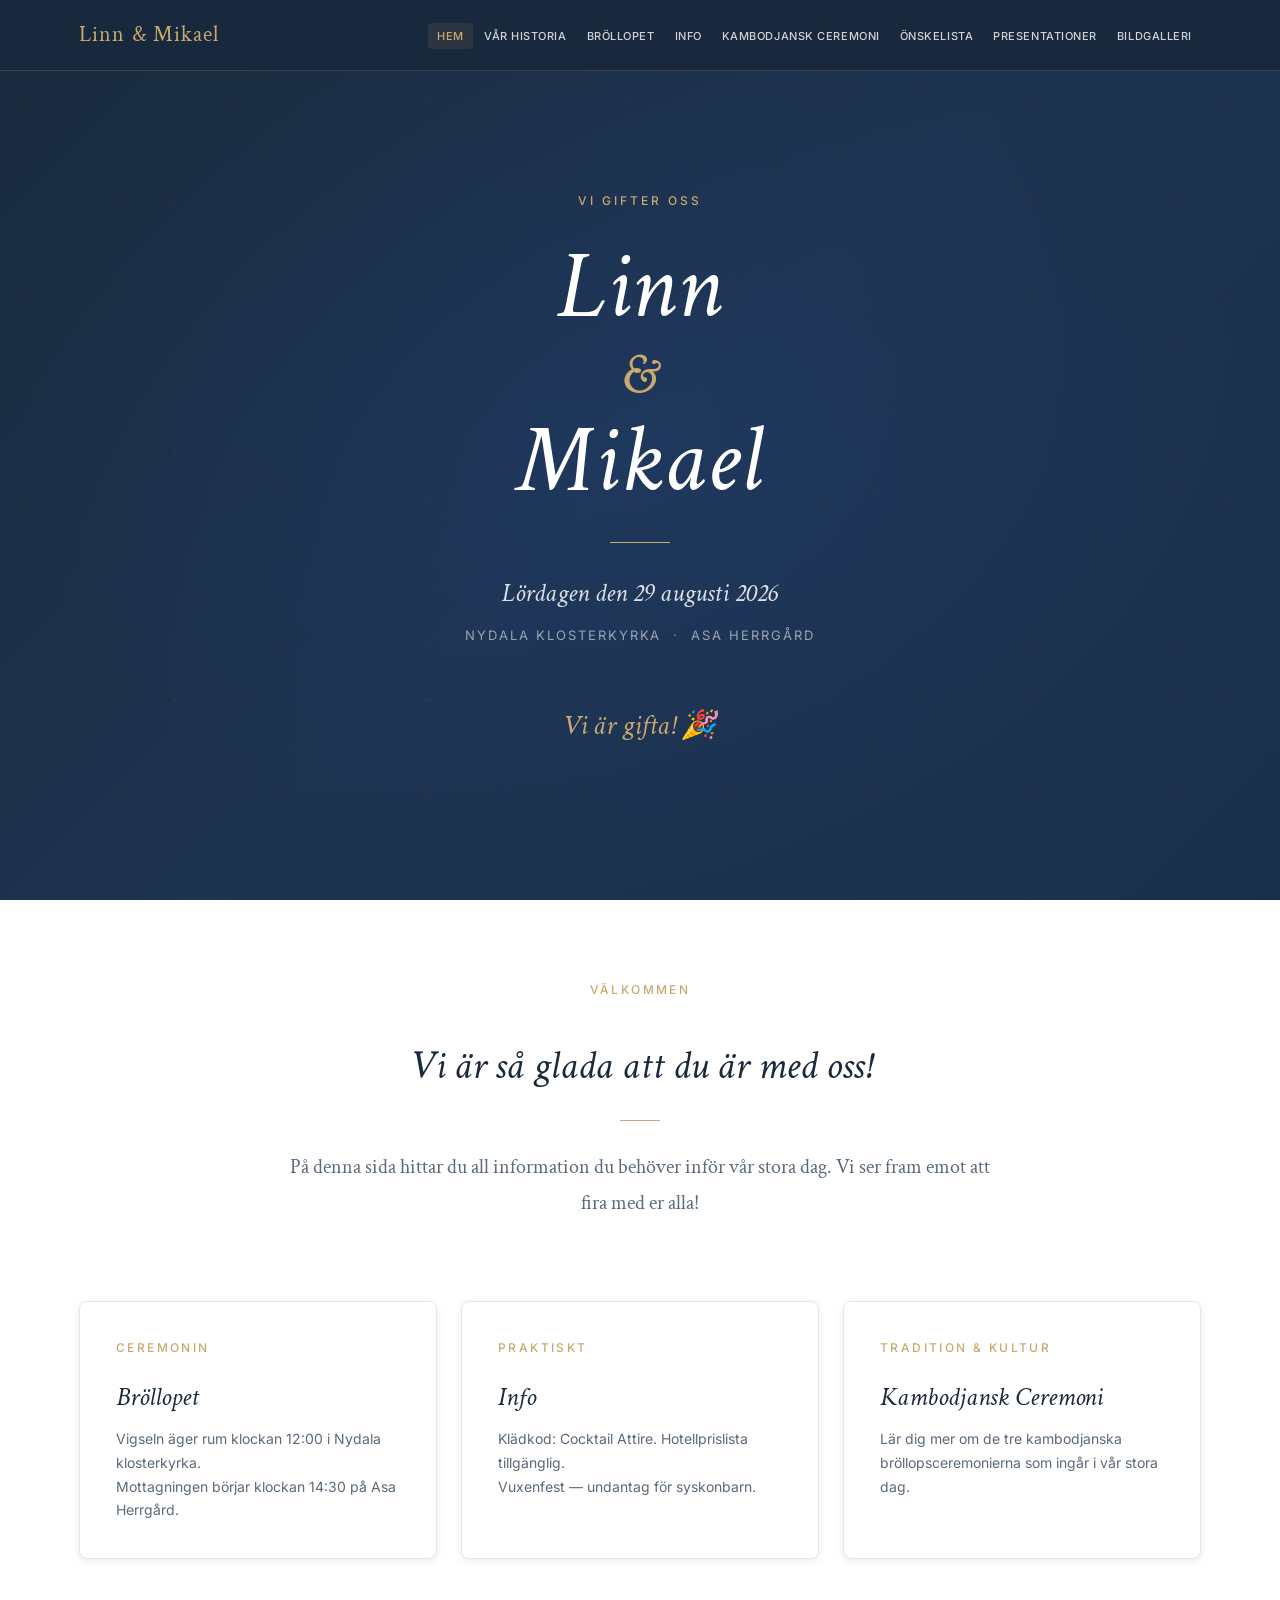
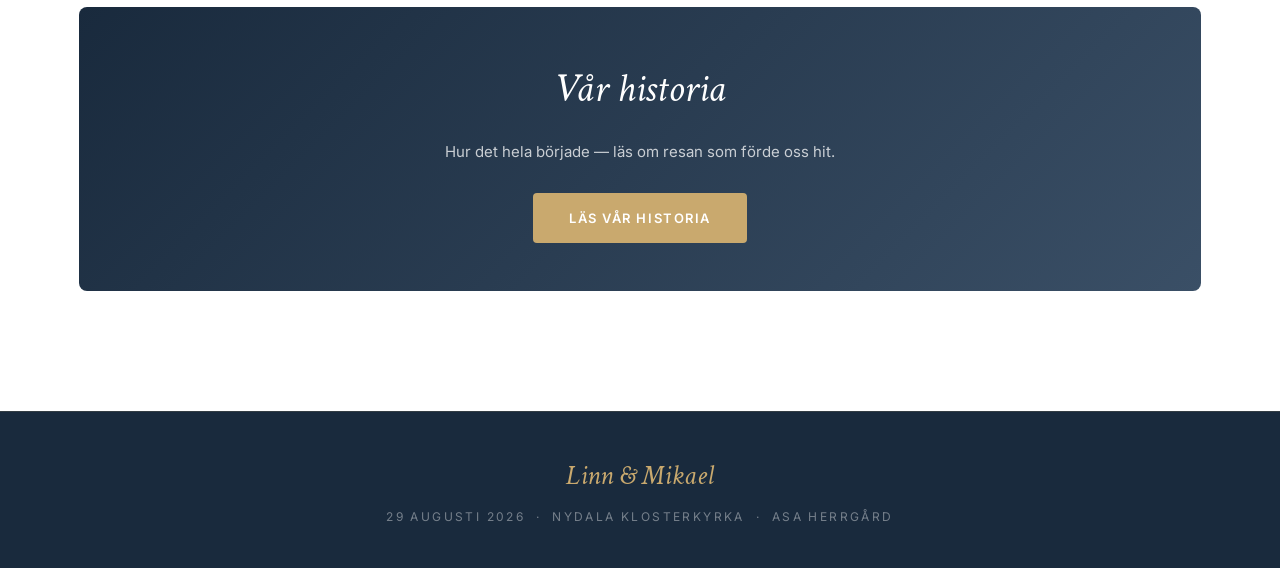
<file: index.html>
<!DOCTYPE html>
<html lang="sv">
<head>
  <meta charset="UTF-8" />
  <meta name="viewport" content="width=device-width, initial-scale=1.0" />
  <title>Linn &amp; Mikael — 29 augusti 2026</title>
  <meta name="description" content="Vi gifter oss den 29 augusti 2026. Välkommen att fira med oss!" />
  <link rel="stylesheet" href="styles.css" />
</head>
<body>

  <div id="nav-placeholder"></div>

  <!-- HERO -->
  <section class="hero">
    <div class="hero-floral"></div>
    <div class="hero-content">
      <p class="hero-eyebrow">Vi gifter oss</p>
      <h1 class="hero-names">
        Linn
        <span class="hero-ampersand">&amp;</span>
        Mikael
      </h1>
      <div class="hero-divider"></div>
      <p class="hero-date">Lördagen den 29 augusti 2026</p>
      <p class="hero-venue">Nydala klosterkyrka &nbsp;·&nbsp; Asa Herrgård</p>

      <!-- COUNTDOWN -->
      <div class="countdown">
        <p class="countdown-title">Nedräkning till bröllopet</p>
        <div class="countdown-grid">
          <div class="countdown-item">
            <span class="countdown-number" id="cd-days">—</span>
            <span class="countdown-label">Dagar</span>
          </div>
          <div class="countdown-sep">·</div>
          <div class="countdown-item">
            <span class="countdown-number" id="cd-hours">—</span>
            <span class="countdown-label">Timmar</span>
          </div>
          <div class="countdown-sep">·</div>
          <div class="countdown-item">
            <span class="countdown-number" id="cd-minutes">—</span>
            <span class="countdown-label">Minuter</span>
          </div>
          <div class="countdown-sep">·</div>
          <div class="countdown-item">
            <span class="countdown-number" id="cd-seconds">—</span>
            <span class="countdown-label">Sekunder</span>
          </div>
        </div>
      </div>
    </div>
  </section>

  <!-- WELCOME SECTION -->
  <main>
    <div class="section text-center" style="max-width: 700px; margin: 0 auto 80px;">
      <p class="section-subtitle">Välkommen</p>
      <h2 class="section-title">Vi är så glada att du är med oss!</h2>
      <div class="section-divider" style="margin: 20px auto 28px;"></div>
      <p class="prose" style="font-size: 20px; text-align: center; color: var(--color-text-light);">
        På denna sida hittar du all information du behöver inför vår stora dag.
        Vi ser fram emot att fira med er alla!
      </p>
    </div>

    <!-- QUICK INFO CARDS -->
    <div class="card-grid">
      <a href="brollopet.html" class="card" style="text-decoration: none; color: inherit;">
        <p class="section-subtitle mb-16">Ceremonin</p>
        <h3 class="section-title mb-8" style="font-size: 26px;">Bröllopet</h3>
        <p style="font-family: var(--font-body); font-size: 14px; color: var(--color-text-light); line-height: 1.7;">
          Vigseln äger rum klockan 12:00 i Nydala klosterkyrka.<br />Mottagningen börjar klockan 14:30 på Asa Herrgård. <!-- QUICK INFO CARDS -->
        </p>
      </a>
      <a href="info.html" class="card" style="text-decoration: none; color: inherit;">
        <p class="section-subtitle mb-16">Praktiskt</p>
        <h3 class="section-title mb-8" style="font-size: 26px;">Info</h3>
        <p style="font-family: var(--font-body); font-size: 14px; color: var(--color-text-light); line-height: 1.7;">
          Klädkod: Cocktail Attire. Hotellprislista tillgänglig.<br />Vuxenfest — undantag för syskonbarn.
        </p>
      </a>
      <a href="osa.html" class="card" style="text-decoration: none; color: inherit;">
        <p class="section-subtitle mb-16">Tradition &amp; kultur</p>
        <h3 class="section-title mb-8" style="font-size: 26px;">Kambodjansk Ceremoni</h3>
        <p style="font-family: var(--font-body); font-size: 14px; color: var(--color-text-light); line-height: 1.7;">
          Lär dig mer om de tre kambodjanska bröllopsceremonierna som ingår i vår stora dag.
        </p>
      </a>
    </div>

    <!-- STORY TEASER -->
    <div class="highlight-box mt-48">
      <h2>Vår historia</h2>
      <p>Hur det hela började — läs om resan som förde oss hit.</p>
      <a href="var-historia.html" class="btn btn-gold mt-24" style="margin-top: 28px;">Läs vår historia</a>
    </div>
  </main>

  <div id="footer-placeholder"></div>

  <script src="nav.js"></script>
  <script>
    // Countdown to August 29, 2026 at 12:00
    const weddingDate = new Date('2026-08-29T12:00:00');

    function updateCountdown() {
      const now = new Date();
      const diff = weddingDate - now;

      if (diff <= 0) {
        document.querySelector('.countdown').innerHTML =
          '<p style="font-family: var(--font-display); font-size: 28px; color: var(--color-gold); font-style: italic;">Vi är gifta! 🎉</p>';
        return;
      }

      const days = Math.floor(diff / (1000 * 60 * 60 * 24));
      const hours = Math.floor((diff % (1000 * 60 * 60 * 24)) / (1000 * 60 * 60));
      const minutes = Math.floor((diff % (1000 * 60 * 60)) / (1000 * 60));
      const seconds = Math.floor((diff % (1000 * 60)) / 1000);

      document.getElementById('cd-days').textContent = String(days).padStart(2, '0');
      document.getElementById('cd-hours').textContent = String(hours).padStart(2, '0');
      document.getElementById('cd-minutes').textContent = String(minutes).padStart(2, '0');
      document.getElementById('cd-seconds').textContent = String(seconds).padStart(2, '0');
    }

    updateCountdown();
    setInterval(updateCountdown, 1000);
  </script>
</body>
</html>
</file>
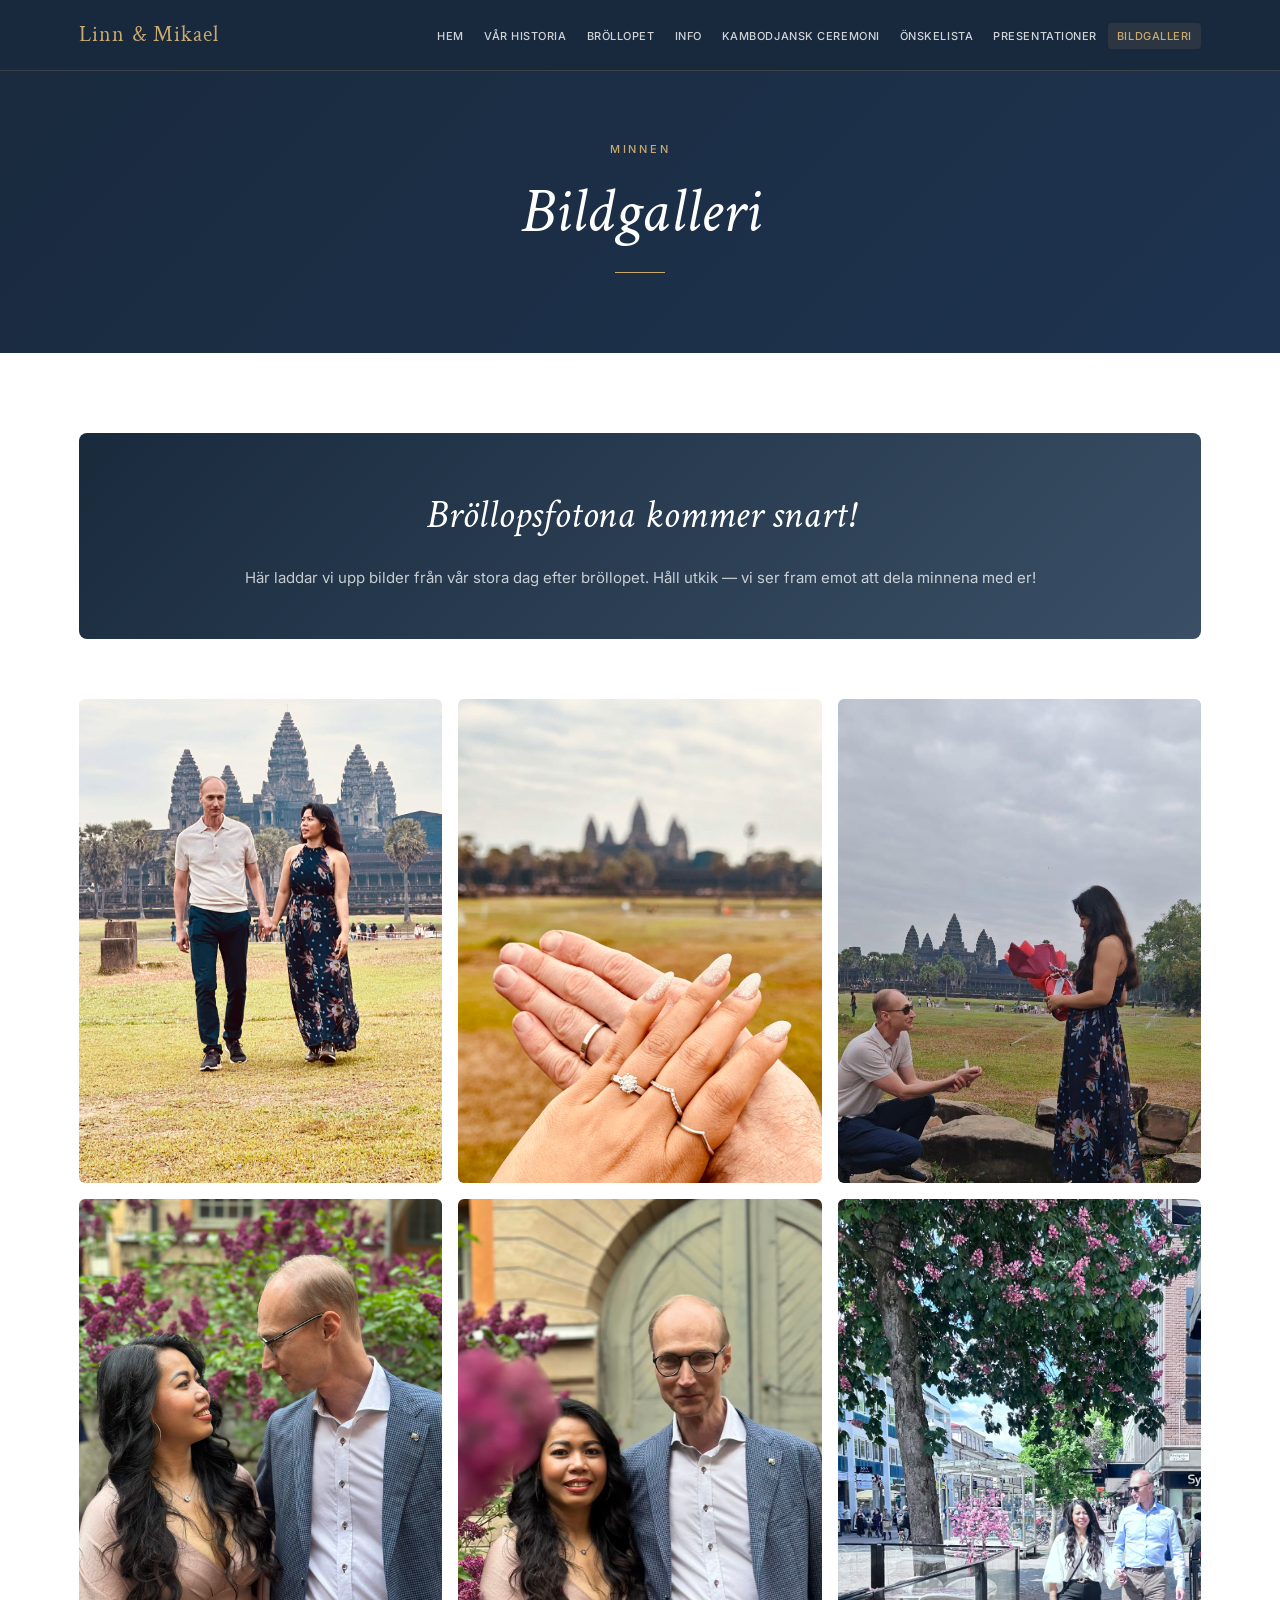
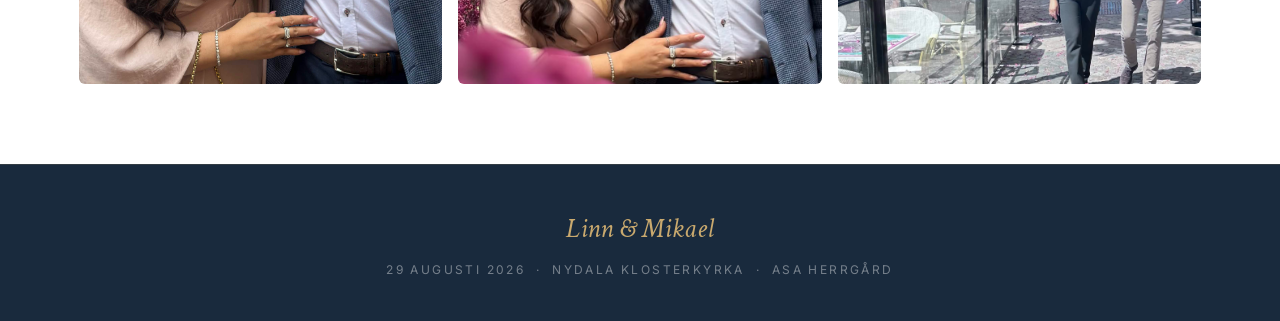
<file: bildgalleri.html>
<!DOCTYPE html>
<html lang="sv">
<head>
  <meta charset="UTF-8" />
  <meta name="viewport" content="width=device-width, initial-scale=1.0" />
  <title>Bildgalleri — Linn &amp; Mikael</title>
  <link rel="stylesheet" href="styles.css" />
</head>
<body>

  <div id="nav-placeholder"></div>

  <header class="page-header">
    <p class="page-header-eyebrow">Minnen</p>
    <h1>Bildgalleri</h1>
    <div class="page-header-divider"></div>
  </header>

  <main>
    <div class="highlight-box" style="margin-bottom: 60px;">
      <h2>Bröllopsfotona kommer snart!</h2>
      <p>
        Här laddar vi upp bilder från vår stora dag efter bröllopet.
        Håll utkik — vi ser fram emot att dela minnena med er!
      </p>
    </div>

    <div class="gallery-grid">
      <div class="gallery-item"><img src=".vscode/assets/IMG_1810.jpg" alt="Linn &amp; Mikael" /></div>
      <div class="gallery-item"><img src=".vscode/assets/IMG_1926.jpg" alt="Linn &amp; Mikael" /></div>
      <div class="gallery-item gallery-item-cropped"><img src=".vscode/assets/caab008f-0e58-4cbe-b791-ad7464c16a3c.jpg" alt="Linn &amp; Mikael" style="object-position: top;" /></div>
      <div class="gallery-item gallery-item-cropped"><img src=".vscode/assets/Lm%203.jpg" alt="Linn &amp; Mikael" /></div>
      <div class="gallery-item gallery-item-cropped"><img src=".vscode/assets/LM%202.jpg" alt="Linn &amp; Mikael" /></div>
      <div class="gallery-item gallery-item-cropped"><img src=".vscode/assets/LM%201.jpg" alt="Linn &amp; Mikael" /></div>
    </div>
  </main>

  <div id="footer-placeholder"></div>
  <script src="nav.js"></script>
</body>
</html>
</file>
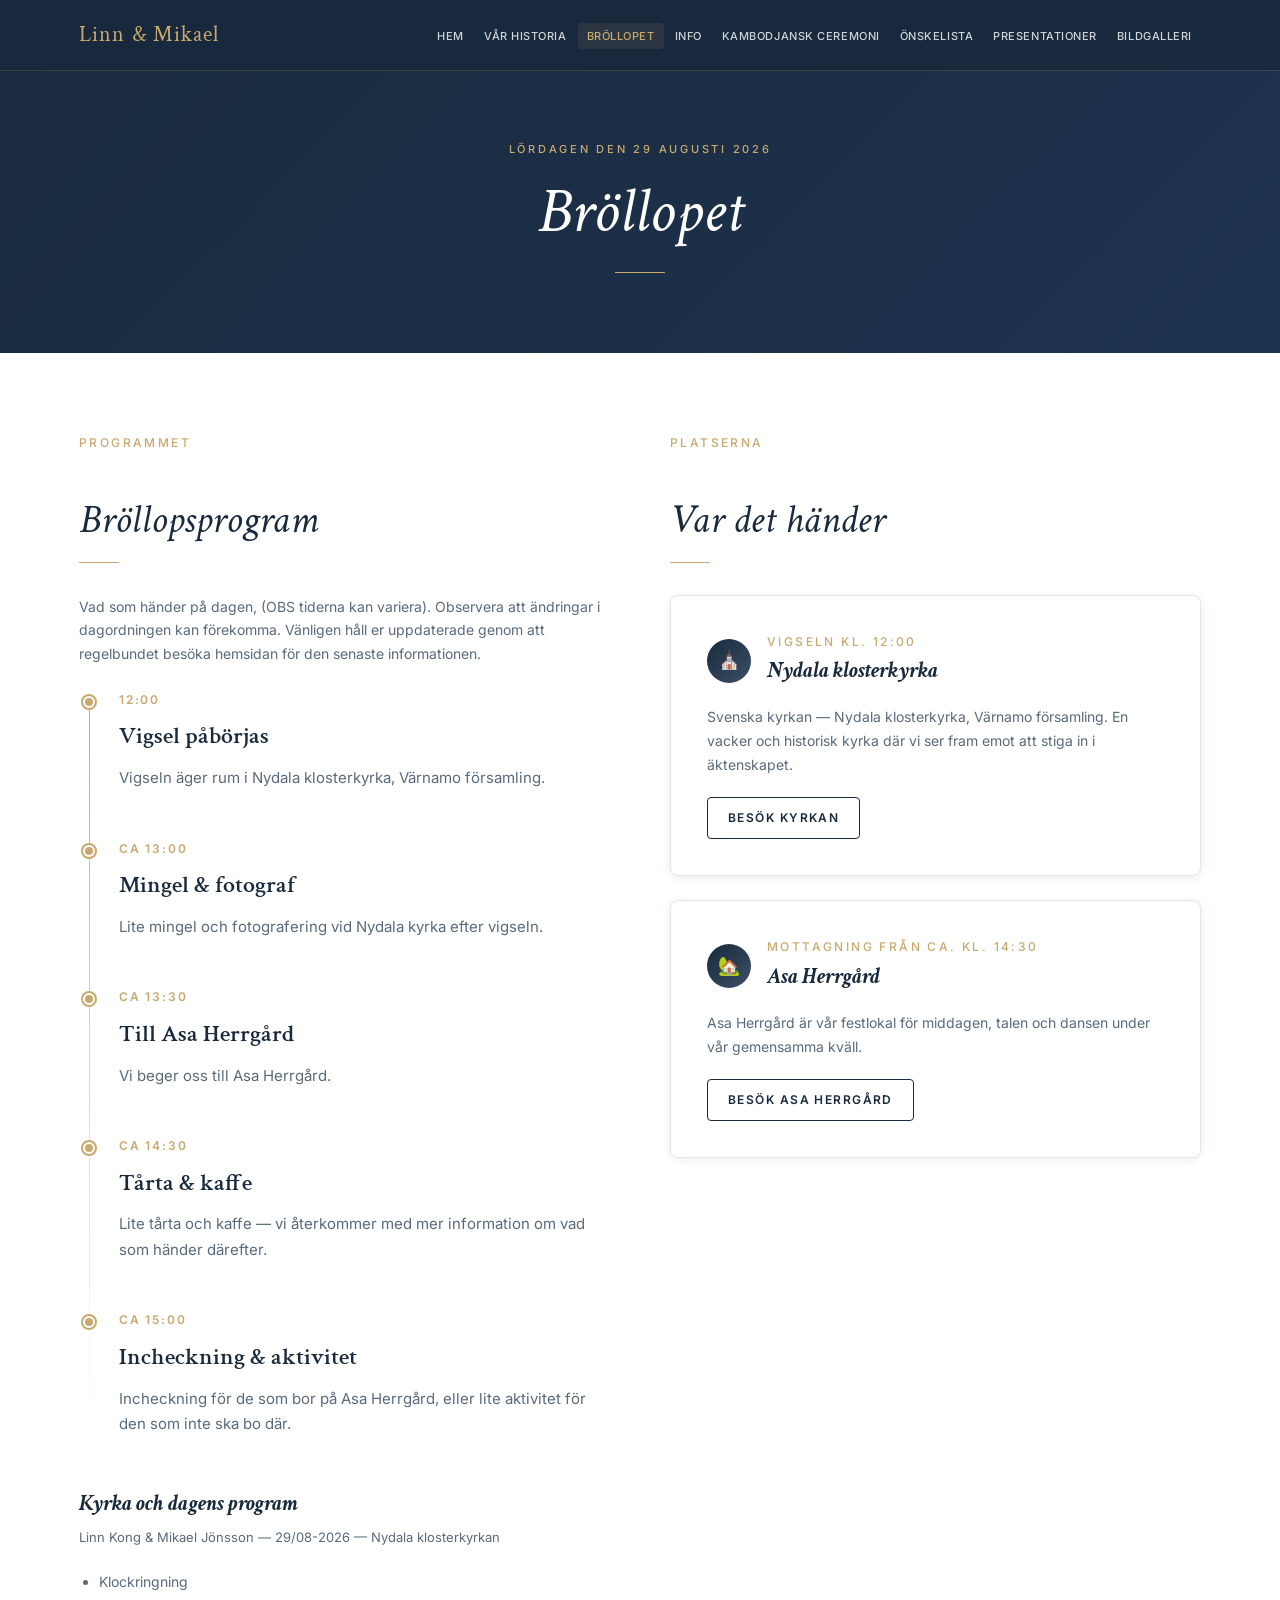
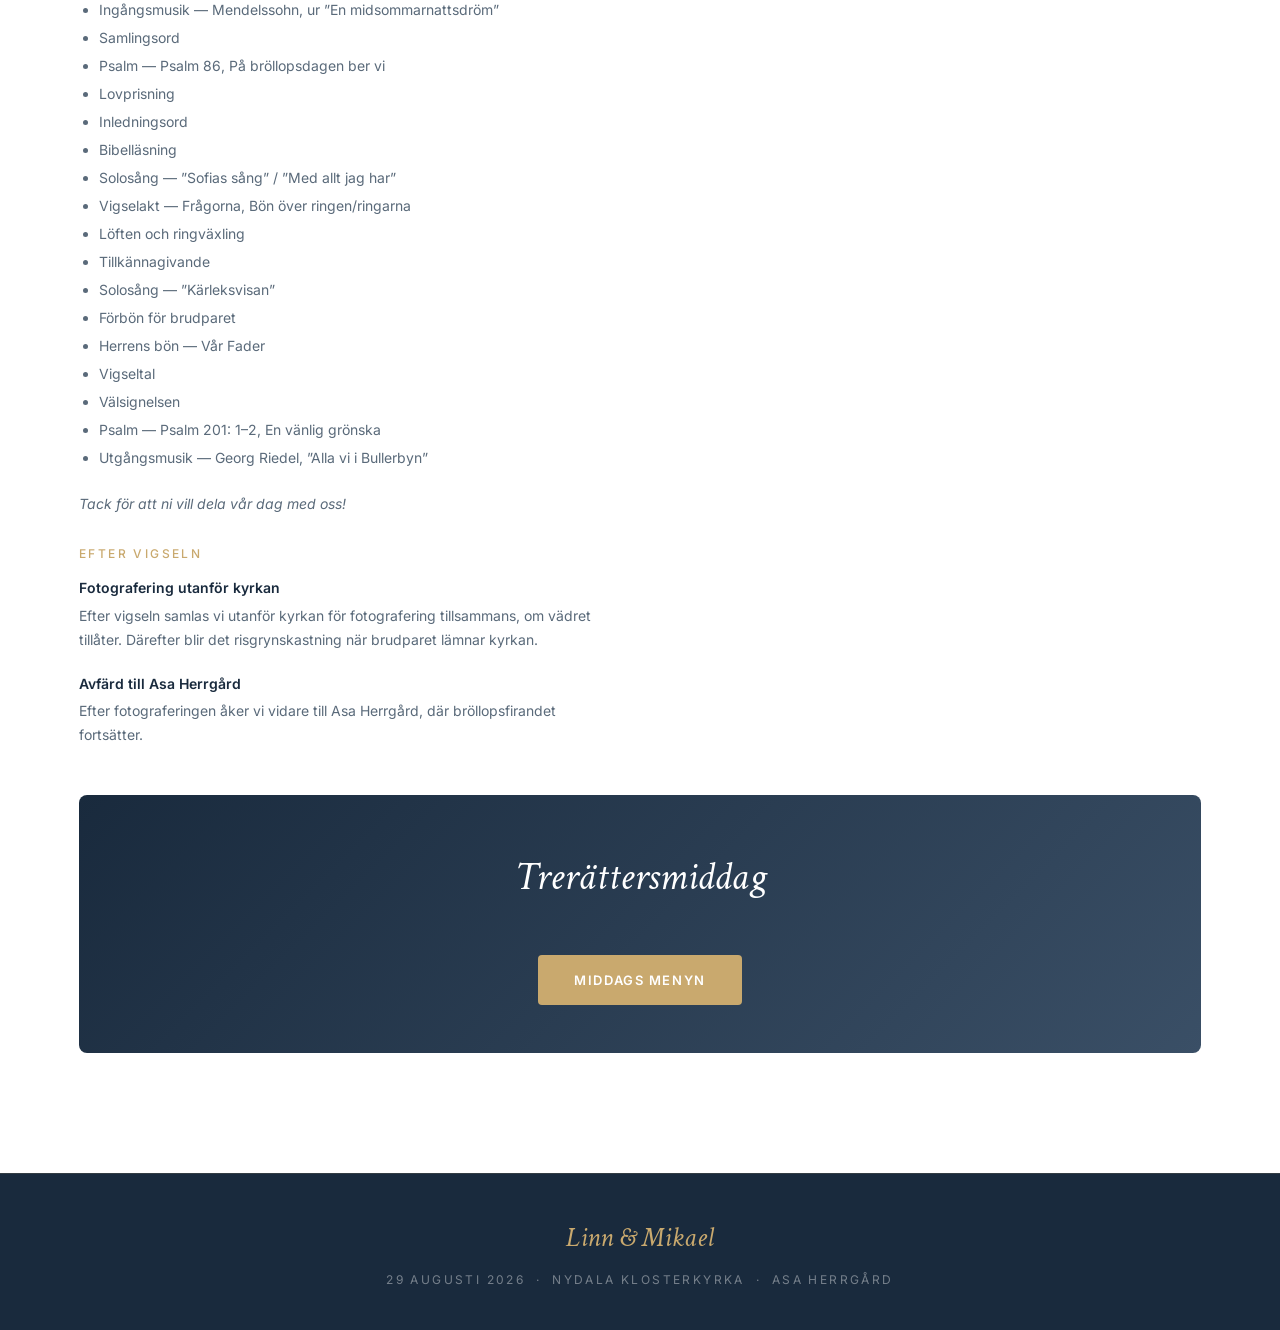
<file: brollopet.html>
<!DOCTYPE html>
<html lang="sv">
<head>
  <meta charset="UTF-8" />
  <meta name="viewport" content="width=device-width, initial-scale=1.0" />
  <title>Bröllopet — Linn &amp; Mikael</title>
  <link rel="stylesheet" href="styles.css" />
</head>
<body>

  <div id="nav-placeholder"></div>

  <header class="page-header">
    <p class="page-header-eyebrow">Lördagen den 29 augusti 2026</p>
    <h1>Bröllopet</h1>
    <div class="page-header-divider"></div>
  </header>
  <!-- PROGRAM -->
  <main>
    <div class="two-col">
      <!-- PROGRAM -->
      <div>
        <p class="section-subtitle">Programmet</p>
        <h2 class="section-title">Bröllopsprogram</h2>
        <div class="section-divider"></div>
        <p style="font-family: var(--font-body); font-size: 14px; color: var(--color-text-light); line-height: 1.7; margin-bottom: 24px;">
          Vad som händer på dagen, (OBS tiderna kan variera). Observera att ändringar i dagordningen kan förekomma. Vänligen håll er uppdaterade genom att regelbundet besöka hemsidan för den senaste informationen.
        </p>
        <div class="timeline">
          <div class="timeline-item">
            <div class="timeline-dot"></div>
            <div class="timeline-time">12:00</div>
            <div class="timeline-title">Vigsel påbörjas</div>
            <p class="timeline-desc">
              Vigseln äger rum i Nydala klosterkyrka, Värnamo församling.
            </p>
          </div>
          <div class="timeline-item">
            <div class="timeline-dot"></div>
            <div class="timeline-time">Ca 13:00</div>
            <div class="timeline-title">Mingel &amp; fotograf</div>
            <p class="timeline-desc">
              Lite mingel och fotografering vid Nydala kyrka efter vigseln.
            </p>
          </div>
          <div class="timeline-item">
            <div class="timeline-dot"></div>
            <div class="timeline-time">Ca 13:30</div>
            <div class="timeline-title">Till Asa Herrgård</div>
            <p class="timeline-desc">
              Vi beger oss till Asa Herrgård.
            </p>
          </div>
          <div class="timeline-item">
            <div class="timeline-dot"></div>
            <div class="timeline-time">Ca 14:30</div>
            <div class="timeline-title">Tårta &amp; kaffe</div>
            <p class="timeline-desc">
              Lite tårta och kaffe — vi återkommer med mer information om vad som händer därefter.
            </p>
          </div>
          <div class="timeline-item">
            <div class="timeline-dot"></div>
            <div class="timeline-time">Ca 15:00</div>
            <div class="timeline-title">Incheckning &amp; aktivitet</div>
            <p class="timeline-desc">
              Incheckning för de som bor på Asa Herrgård, eller lite aktivitet för den som inte ska bo där.
            </p>
          </div>
        </div>

        <!-- KYRKANS PROGRAM -->
        <div class="mt-48">
          <h3 style="font-family: var(--font-display); font-size: 22px; color: var(--color-navy); font-style: italic; margin-bottom: 4px;">Kyrka och dagens program</h3>
          <p style="font-family: var(--font-body); font-size: 13px; color: var(--color-text-light); margin-bottom: 20px;">
            Linn Kong &amp; Mikael Jönsson — 29/08-2026 — Nydala klosterkyrkan
          </p>

          <ul style="font-family: var(--font-body); font-size: 14px; color: var(--color-text-light); line-height: 2; padding-left: 20px; margin-bottom: 20px;">
            <li>Klockringning</li>
            <li>Ingångsmusik — Mendelssohn, ur &rdquo;En midsommarnattsdröm&rdquo;</li>
            <li>Samlingsord</li>
            <li>Psalm — Psalm 86, På bröllopsdagen ber vi</li>
            <li>Lovprisning</li>
            <li>Inledningsord</li>
            <li>Bibelläsning</li>
            <li>Solosång — &rdquo;Sofias sång&rdquo; / &rdquo;Med allt jag har&rdquo;</li>
            <li>Vigselakt — Frågorna, Bön över ringen/ringarna</li>
            <li>Löften och ringväxling</li>
            <li>Tillkännagivande</li>
            <li>Solosång — &rdquo;Kärleksvisan&rdquo;</li>
            <li>Förbön för brudparet</li>
            <li>Herrens bön — Vår Fader</li>
            <li>Vigseltal</li>
            <li>Välsignelsen</li>
            <li>Psalm — Psalm 201: 1–2, En vänlig grönska</li>
            <li>Utgångsmusik — Georg Riedel, &rdquo;Alla vi i Bullerbyn&rdquo;</li>
          </ul>

          <p style="font-family: var(--font-body); font-size: 14px; color: var(--color-text-light); font-style: italic; margin-bottom: 28px;">
            Tack för att ni vill dela vår dag med oss!
          </p>

          <p class="section-subtitle" style="margin-bottom: 12px;">Efter vigseln</p>

          <p style="font-family: var(--font-body); font-size: 14px; color: var(--color-navy); font-weight: 600; margin-bottom: 4px;">Fotografering utanför kyrkan</p>
          <p style="font-family: var(--font-body); font-size: 14px; color: var(--color-text-light); line-height: 1.7; margin-bottom: 20px;">
            Efter vigseln samlas vi utanför kyrkan för fotografering tillsammans, om vädret tillåter. Därefter blir det risgrynskastning när brudparet lämnar kyrkan.
          </p>

          <p style="font-family: var(--font-body); font-size: 14px; color: var(--color-navy); font-weight: 600; margin-bottom: 4px;">Avfärd till Asa Herrgård</p>
          <p style="font-family: var(--font-body); font-size: 14px; color: var(--color-text-light); line-height: 1.7;">
            Efter fotograferingen åker vi vidare till Asa Herrgård, där bröllopsfirandet fortsätter.
          </p>
        </div>
      </div>

      <!-- VENUES -->
      <div>
        <p class="section-subtitle">Platserna</p>
        <h2 class="section-title">Var det händer</h2>
        <div class="section-divider"></div>

        <div class="card mb-24">
          <div style="display: flex; align-items: center; gap: 16px; margin-bottom: 16px;">
            <div class="info-icon">⛪</div>
            <div>
              <p class="section-subtitle mb-0" style="margin-bottom: 0;">Vigseln kl. 12:00</p>
              <h3 style="font-family: var(--font-display); font-size: 22px; color: var(--color-navy); font-style: italic;">Nydala klosterkyrka</h3>
            </div>
          </div>
          <p style="font-family: var(--font-body); font-size: 14px; color: var(--color-text-light); line-height: 1.7;">
            Svenska kyrkan — Nydala klosterkyrka, Värnamo församling. En vacker och historisk kyrka där vi ser fram emot att stiga in i äktenskapet.
          </p>
          <a
            href="https://www.svenskakyrkan.se/varnamo/nydalakyrka"
            target="_blank"
            rel="noopener"
            class="btn btn-outline"
            style="margin-top: 20px; font-size: 12px; padding: 10px 20px;"
          >Besök kyrkan</a>
        </div>

        <div class="card">
          <div style="display: flex; align-items: center; gap: 16px; margin-bottom: 16px;">
            <div class="info-icon">🏡</div>
            <div>
              <p class="section-subtitle mb-0" style="margin-bottom: 0;">Mottagning från ca. kl. 14:30</p>
              <h3 style="font-family: var(--font-display); font-size: 22px; color: var(--color-navy); font-style: italic;">Asa Herrgård</h3>
            </div>
          </div>
          <p style="font-family: var(--font-body); font-size: 14px; color: var(--color-text-light); line-height: 1.7;">
            Asa Herrgård är vår festlokal för middagen, talen och dansen under vår gemensamma kväll.
          </p>
          <a
            href="https://www.asaherrgard.se/"
            target="_blank"
            rel="noopener"
            class="btn btn-outline"
            style="margin-top: 20px; font-size: 12px; padding: 10px 20px;"
          >Besök Asa Herrgård</a>
        </div>
      </div>
    </div>

    <!-- INFO BOX -->
    <div class="highlight-box mt-48">
      <h2>Trerättersmiddag</h2>
      <a href="info.html#middagen" class="btn btn-gold" style="margin-top: 28px;">Middags Menyn</a>
    </div>
  </main>

  <div id="footer-placeholder"></div>
  <script src="nav.js"></script>
</body>
</html>
</file>
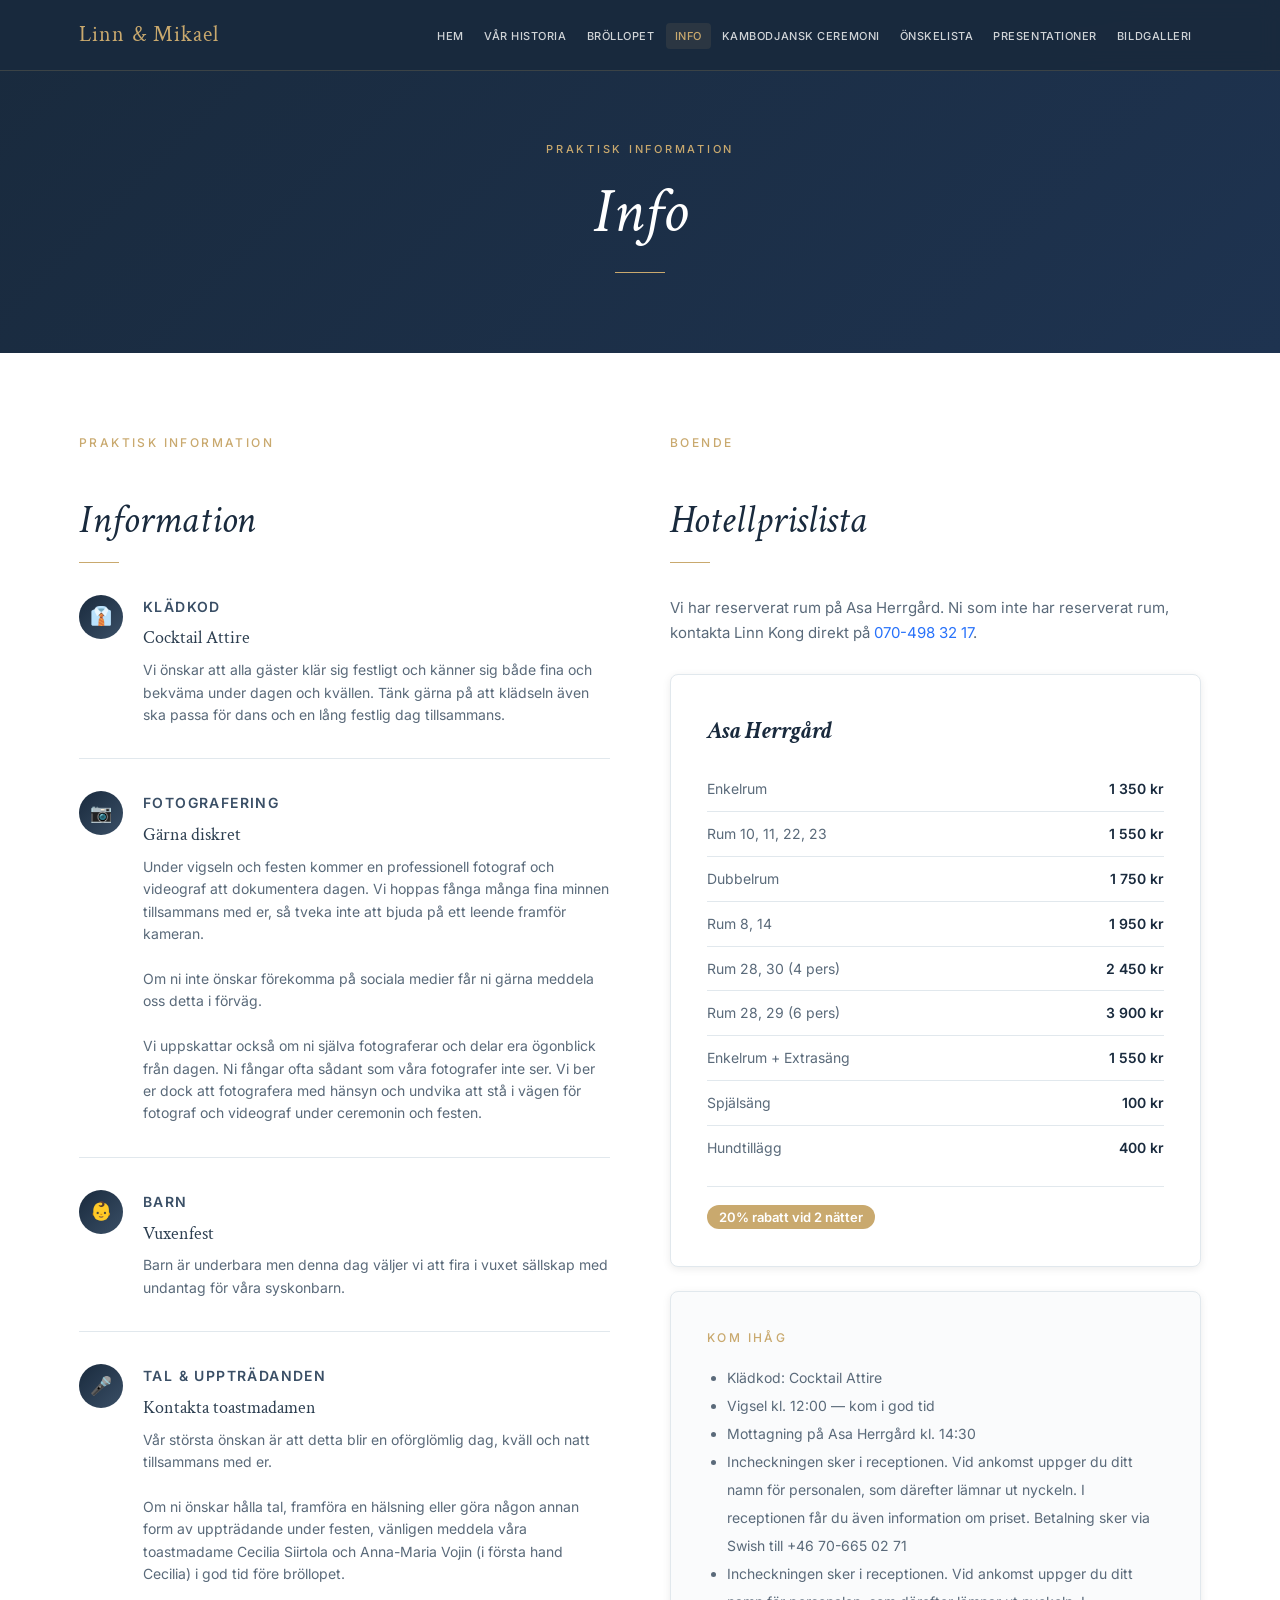
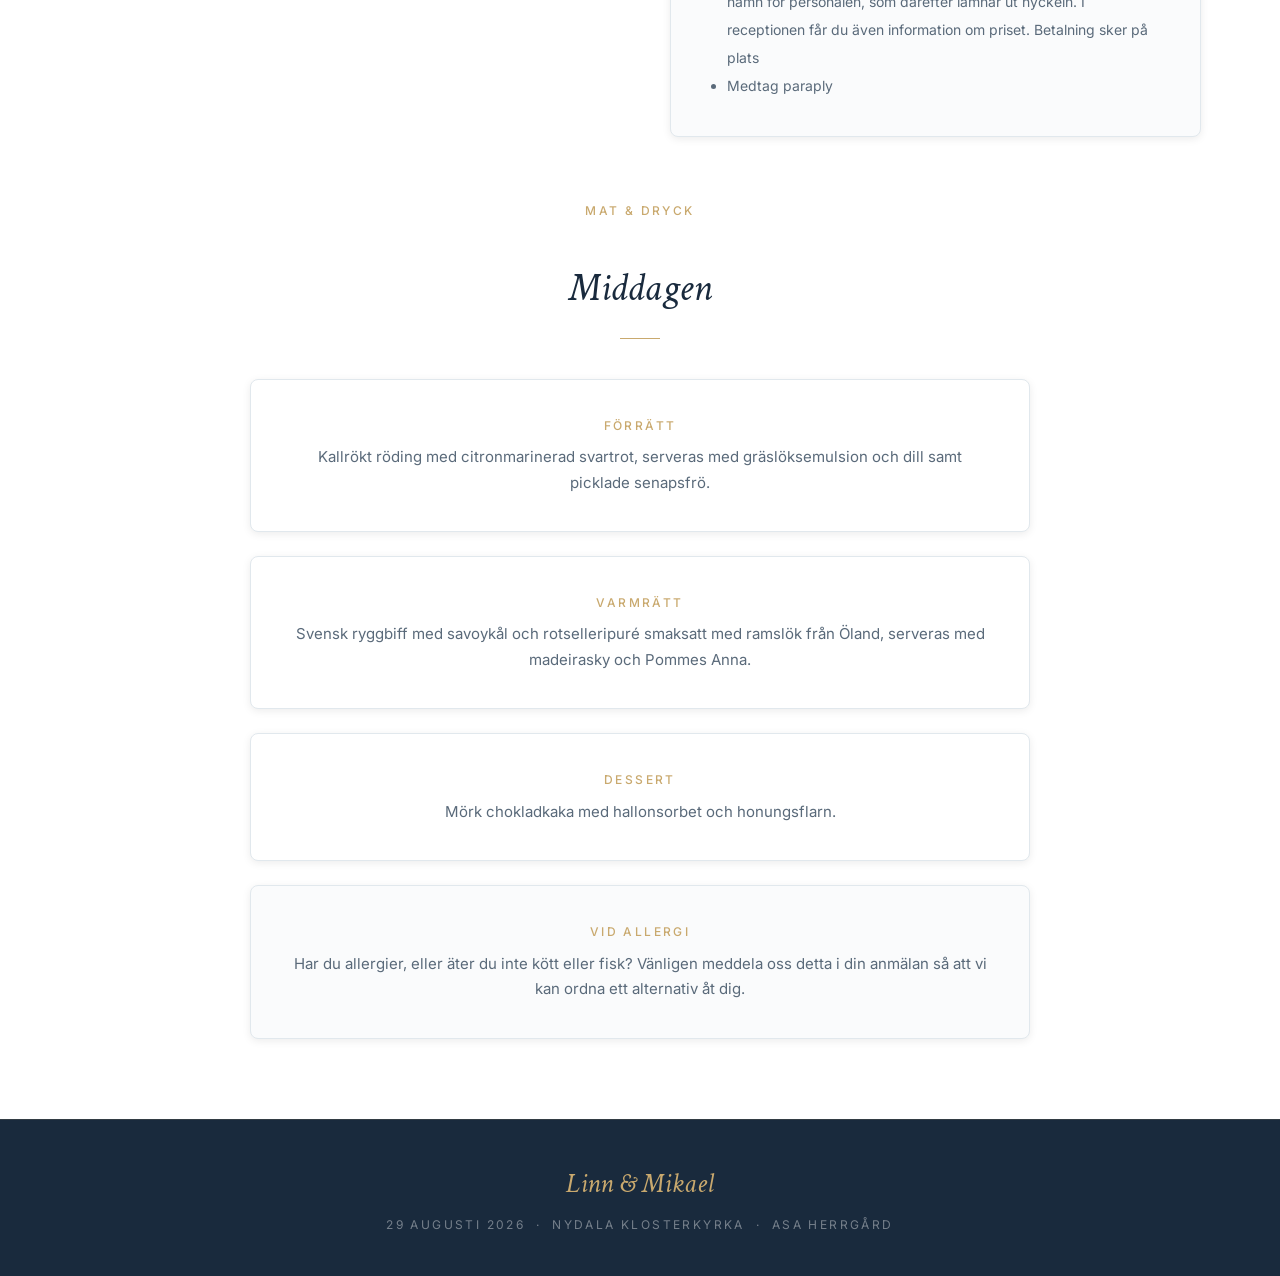
<file: info.html>
<!DOCTYPE html>
<html lang="sv">
<head>
  <meta charset="UTF-8" />
  <meta name="viewport" content="width=device-width, initial-scale=1.0" />
  <title>Info — Linn &amp; Mikael</title>
  <link rel="stylesheet" href="styles.css" />
</head>
<body>

  <div id="nav-placeholder"></div>

  <header class="page-header">
    <p class="page-header-eyebrow">Praktisk information</p>
    <h1>Info</h1>
    <div class="page-header-divider"></div>
  </header>

  <main>
    <div class="two-col">
      <div>
        <p class="section-subtitle">Praktisk information</p>
        <h2 class="section-title">Information</h2>
        <div class="section-divider" style="margin-bottom: 32px;"></div>

        <!-- KLÄDKOD -->
        <div class="info-item">
          <div class="info-icon">👔</div>
          <div class="info-content">
            <h3>Klädkod</h3>
            <p>Cocktail Attire</p>
            <p style="font-size: 14px; color: var(--color-text-light); margin-top: 6px; font-family: var(--font-body);">
              Vi önskar att alla gäster klär sig festligt och känner sig både fina och bekväma under dagen och kvällen. Tänk gärna på att klädseln även ska passa för dans och en lång festlig dag tillsammans.
            </p>
          </div>
        </div>

        <!-- FOTOGRAFERING -->
        <div class="info-item">
          <div class="info-icon">📷</div>
          <div class="info-content">
            <h3>Fotografering</h3>
            <p>Gärna diskret</p>
            <p style="font-size: 14px; color: var(--color-text-light); margin-top: 6px; font-family: var(--font-body);">
              Under vigseln och festen kommer en professionell fotograf och videograf att dokumentera dagen. Vi hoppas fånga många fina minnen tillsammans med er, så tveka inte att bjuda på ett leende framför kameran.
              <br /><br />
              Om ni inte önskar förekomma på sociala medier får ni gärna meddela oss detta i förväg.
              <br /><br />
              Vi uppskattar också om ni själva fotograferar och delar era ögonblick från dagen. Ni fångar ofta sådant som våra fotografer inte ser. Vi ber er dock att fotografera med hänsyn och undvika att stå i vägen för fotograf och videograf under ceremonin och festen.
            </p>
          </div>
        </div>

        <!-- BARN -->
        <div class="info-item">
          <div class="info-icon">👶</div>
          <div class="info-content">
            <h3>Barn</h3>
            <p>Vuxenfest</p>
            <p style="font-size: 14px; color: var(--color-text-light); margin-top: 6px; font-family: var(--font-body);">
              Barn är underbara men denna dag väljer vi att fira i vuxet sällskap med undantag för våra syskonbarn.
            </p>
          </div>
        </div>

        <!-- TAL -->
        <div class="info-item">
          <div class="info-icon">🎤</div>
          <div class="info-content">
            <h3>Tal &amp; uppträdanden</h3>
            <p>Kontakta toastmadamen</p>
            <p style="font-size: 14px; color: var(--color-text-light); margin-top: 6px; font-family: var(--font-body);">
              Vår största önskan är att detta blir en oförglömlig dag, kväll och natt tillsammans med er.
              <br /><br />
              Om ni önskar hålla tal, framföra en hälsning eller göra någon annan form av uppträdande under festen, vänligen meddela våra toastmadame Cecilia Siirtola och Anna-Maria Vojin (i första hand Cecilia) i god tid före bröllopet.
            </p>
          </div>
        </div>
      </div>

      <div>
        <!-- HOTELL -->
        <hr class="mobile-col-divider" />
        <p class="section-subtitle">Boende</p>
        <h2 class="section-title">Hotellprislista</h2>
        <div class="section-divider"></div>
        <p style="font-family: var(--font-body); font-size: 15px; color: var(--color-text-light); line-height: 1.7; margin-bottom: 28px;">
          Vi har reserverat rum på Asa Herrgård. Ni som inte har reserverat rum, kontakta Linn Kong direkt på <a href="tel:0704983217">070-498 32 17</a>.
        </p>

        <div class="card">
          <h3 style="font-family: var(--font-display); font-size: 24px; color: var(--color-navy); font-style: italic; margin-bottom: 16px;">Asa Herrgård</h3>
          <table style="width: 100%; font-family: var(--font-body); font-size: 14px; color: var(--color-text-light); border-collapse: collapse;">
            <tbody>
              <tr style="border-bottom: 1px solid var(--color-border);">
                <td style="padding: 10px 0;">Enkelrum</td>
                <td style="padding: 10px 0; text-align: right; font-weight: 600; color: var(--color-navy);">1 350 kr</td>
              </tr>
              <tr style="border-bottom: 1px solid var(--color-border);">
                <td style="padding: 10px 0;">Rum 10, 11, 22, 23</td>
                <td style="padding: 10px 0; text-align: right; font-weight: 600; color: var(--color-navy);">1 550 kr</td>
              </tr>
              <tr style="border-bottom: 1px solid var(--color-border);">
                <td style="padding: 10px 0;">Dubbelrum</td>
                <td style="padding: 10px 0; text-align: right; font-weight: 600; color: var(--color-navy);">1 750 kr</td>
              </tr>
              <tr style="border-bottom: 1px solid var(--color-border);">
                <td style="padding: 10px 0;">Rum 8, 14</td>
                <td style="padding: 10px 0; text-align: right; font-weight: 600; color: var(--color-navy);">1 950 kr</td>
              </tr>
              <tr style="border-bottom: 1px solid var(--color-border);">
                <td style="padding: 10px 0;">Rum 28, 30 (4 pers)</td>
                <td style="padding: 10px 0; text-align: right; font-weight: 600; color: var(--color-navy);">2 450 kr</td>
              </tr>
              <tr style="border-bottom: 1px solid var(--color-border);">
                <td style="padding: 10px 0;">Rum 28, 29 (6 pers)</td>
                <td style="padding: 10px 0; text-align: right; font-weight: 600; color: var(--color-navy);">3 900 kr</td>
              </tr>
              <tr style="border-bottom: 1px solid var(--color-border);">
                <td style="padding: 10px 0;">Enkelrum + Extrasäng</td>
                <td style="padding: 10px 0; text-align: right; font-weight: 600; color: var(--color-navy);">1 550 kr</td>
              </tr>
              <tr style="border-bottom: 1px solid var(--color-border);">
                <td style="padding: 10px 0;">Spjälsäng</td>
                <td style="padding: 10px 0; text-align: right; font-weight: 600; color: var(--color-navy);">100 kr</td>
              </tr>
              <tr>
                <td style="padding: 10px 0;">Hundtillägg</td>
                <td style="padding: 10px 0; text-align: right; font-weight: 600; color: var(--color-navy);">400 kr</td>
              </tr>
            </tbody>
          </table>
          <div style="margin-top: 16px; padding-top: 16px; border-top: 1px solid var(--color-border);">
            <span style="background: var(--color-gold); color: white; font-size: 13px; font-weight: 600; padding: 4px 12px; border-radius: 20px;">20% rabatt vid 2 nätter</span>
          </div>
        </div>

        <!-- EXTRA TIPS -->
        <div class="card mt-24" style="background: var(--color-lighter);">
          <p class="section-subtitle mb-16">Kom ihåg</p>
          <ul style="font-family: var(--font-body); font-size: 14px; color: var(--color-text-light); line-height: 2; padding-left: 20px;">
            <li>Klädkod: Cocktail Attire</li>
            <li>Vigsel kl. 12:00 — kom i god tid</li>
            <li>Mottagning på Asa Herrgård kl. 14:30</li>
            <li>Incheckningen sker i receptionen. Vid ankomst uppger du ditt namn för personalen, som därefter lämnar ut nyckeln. I receptionen får du även information om priset. Betalning sker via Swish till +46 70-665 02 71</li>
            <li>Incheckningen sker i receptionen. Vid ankomst uppger du ditt namn för personalen, som därefter lämnar ut nyckeln. I receptionen får du även information om priset. Betalning sker på plats</li>
            <li>Medtag paraply</li>
          </ul>
        </div>
      </div>
    </div>

    <!-- MENY -->
    <div class="section mt-48" id="middagen" style="max-width: 780px; margin: 64px auto 0; scroll-margin-top: 100px;">
      <p class="section-subtitle text-center">Mat &amp; dryck</p>
      <h2 class="section-title text-center">Middagen</h2>
      <div class="section-divider" style="margin: 16px auto 40px;"></div>

      <div class="card mb-24" style="text-align: center;">
        <p class="section-subtitle mb-8">Förrätt</p>
        <p style="font-family: var(--font-body); font-size: 15px; color: var(--color-text-light); line-height: 1.7;">
          Kallrökt röding med citronmarinerad svartrot, serveras med gräslöksemulsion och dill samt picklade senapsfrö.
        </p>
      </div>

      <div class="card mb-24" style="text-align: center;">
        <p class="section-subtitle mb-8">Varmrätt</p>
        <p style="font-family: var(--font-body); font-size: 15px; color: var(--color-text-light); line-height: 1.7;">
          Svensk ryggbiff med savoykål och rotselleripuré smaksatt med ramslök från Öland, serveras med madeirasky och Pommes Anna.
        </p>
      </div>

      <div class="card mb-24" style="text-align: center;">
        <p class="section-subtitle mb-8">Dessert</p>
        <p style="font-family: var(--font-body); font-size: 15px; color: var(--color-text-light); line-height: 1.7;">
          Mörk chokladkaka med hallonsorbet och honungsflarn.
        </p>
      </div>

      <div class="card" style="background: var(--color-lighter); text-align: center;">
        <p class="section-subtitle mb-8">Vid allergi</p>
        <p style="font-family: var(--font-body); font-size: 15px; color: var(--color-text-light); line-height: 1.7;">
          Har du allergier, eller äter du inte kött eller fisk? Vänligen meddela oss detta i din anmälan så att vi kan ordna ett alternativ åt dig.
        </p>
      </div>
    </div>
  </main>

  <div id="footer-placeholder"></div>
  <script src="nav.js"></script>
</body>
</html>
</file>
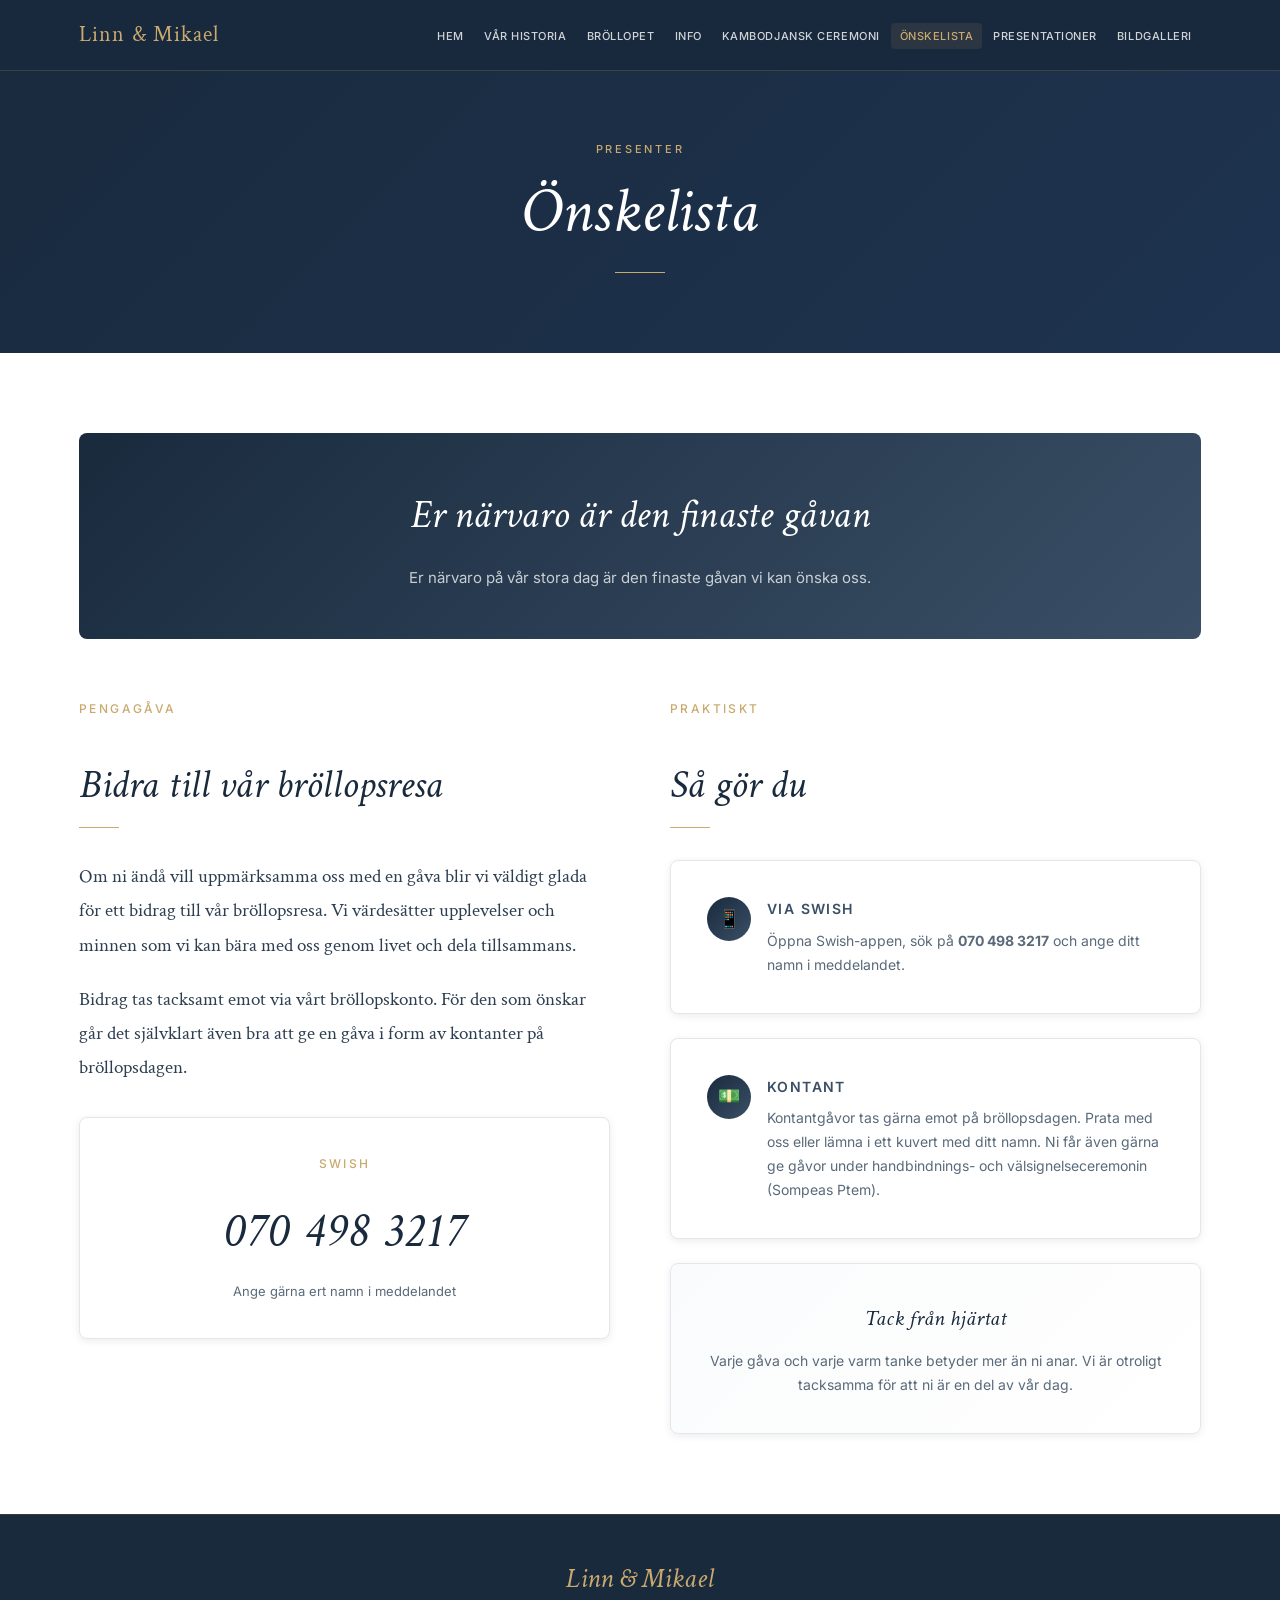
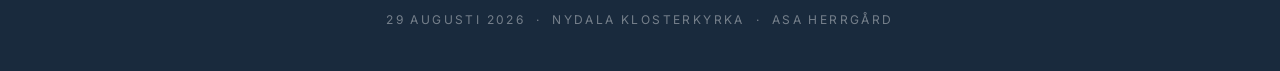
<file: onskelista.html>
<!DOCTYPE html>
<html lang="sv">
<head>
  <meta charset="UTF-8" />
  <meta name="viewport" content="width=device-width, initial-scale=1.0" />
  <title>Önskelista — Linn &amp; Mikael</title>
  <link rel="stylesheet" href="styles.css" />
</head>
<body>

  <div id="nav-placeholder"></div>

  <header class="page-header">
    <p class="page-header-eyebrow">Presenter</p>
    <h1>Önskelista</h1>
    <div class="page-header-divider"></div>
  </header>

  <main>
    <!-- MAIN MESSAGE -->
    <div class="highlight-box" style="margin-bottom: 60px;">
      <h2>Er närvaro är den finaste gåvan</h2>
      <p>
        Er närvaro på vår stora dag är den finaste gåvan vi kan önska oss.
      </p>
    </div>

    <div class="two-col">
      <div>
        <p class="section-subtitle">Pengagåva</p>
        <h2 class="section-title">Bidra till vår bröllopsresa</h2>
        <div class="section-divider"></div>
        <div class="prose">
          <p>
            Om ni ändå vill uppmärksamma oss med en gåva blir vi väldigt glada för ett bidrag till vår bröllopsresa. Vi värdesätter upplevelser och minnen som vi kan bära med oss genom livet och dela tillsammans.
          </p>
          <p>
            Bidrag tas tacksamt emot via vårt bröllopskonto. För den som önskar går det självklart även bra att ge en gåva i form av kontanter på bröllopsdagen.
          </p>
        </div>

        <div class="card mt-32" style="text-align: center;">
          <p class="section-subtitle mb-16">Swish</p>
          <p style="font-family: var(--font-display); font-size: 48px; font-style: italic; color: var(--color-navy); letter-spacing: 0.05em;">
            070 498 3217
          </p>
          <p style="font-family: var(--font-body); font-size: 13px; color: var(--color-text-light); margin-top: 8px;">
            Ange gärna ert namn i meddelandet
          </p>
        </div>
      </div>

      <div>
        <p class="section-subtitle">Praktiskt</p>
        <h2 class="section-title">Så gör du</h2>
        <div class="section-divider"></div>

        <div class="card mb-24">
          <div style="display: flex; gap: 16px; align-items: flex-start;">
            <div class="info-icon" style="flex-shrink: 0;">📱</div>
            <div>
              <h3 style="font-family: var(--font-body); font-size: 14px; font-weight: 600; letter-spacing: 0.1em; text-transform: uppercase; color: var(--color-slate); margin-bottom: 8px;">Via Swish</h3>
              <p style="font-family: var(--font-body); font-size: 14px; color: var(--color-text-light); line-height: 1.7;">
                Öppna Swish-appen, sök på <strong>070 498 3217</strong> och
                ange ditt namn i meddelandet.
              </p>
            </div>
          </div>
        </div>

        <div class="card mb-24">
          <div style="display: flex; gap: 16px; align-items: flex-start;">
            <div class="info-icon" style="flex-shrink: 0;">💵</div>
            <div>
              <h3 style="font-family: var(--font-body); font-size: 14px; font-weight: 600; letter-spacing: 0.1em; text-transform: uppercase; color: var(--color-slate); margin-bottom: 8px;">Kontant</h3>
              <p style="font-family: var(--font-body); font-size: 14px; color: var(--color-text-light); line-height: 1.7;">
                Kontantgåvor tas gärna emot på bröllopsdagen.
                Prata med oss eller lämna i ett kuvert med ditt namn.
                Ni får även gärna ge gåvor under handbindnings- och välsignelseceremonin (Sompeas Ptem).
              </p>
            </div>
          </div>
        </div>

        <div class="card" style="background: linear-gradient(135deg, var(--color-lighter), #fff);">
          <p style="font-family: var(--font-display); font-size: 22px; font-style: italic; color: var(--color-navy); text-align: center; margin-bottom: 12px;">
            Tack från hjärtat
          </p>
          <p style="font-family: var(--font-body); font-size: 14px; color: var(--color-text-light); text-align: center; line-height: 1.7;">
            Varje gåva och varje varm tanke betyder mer än ni anar.
            Vi är otroligt tacksamma för att ni är en del av vår dag.
          </p>
        </div>
      </div>
    </div>
  </main>

  <div id="footer-placeholder"></div>
  <script src="nav.js"></script>
</body>
</html>
</file>
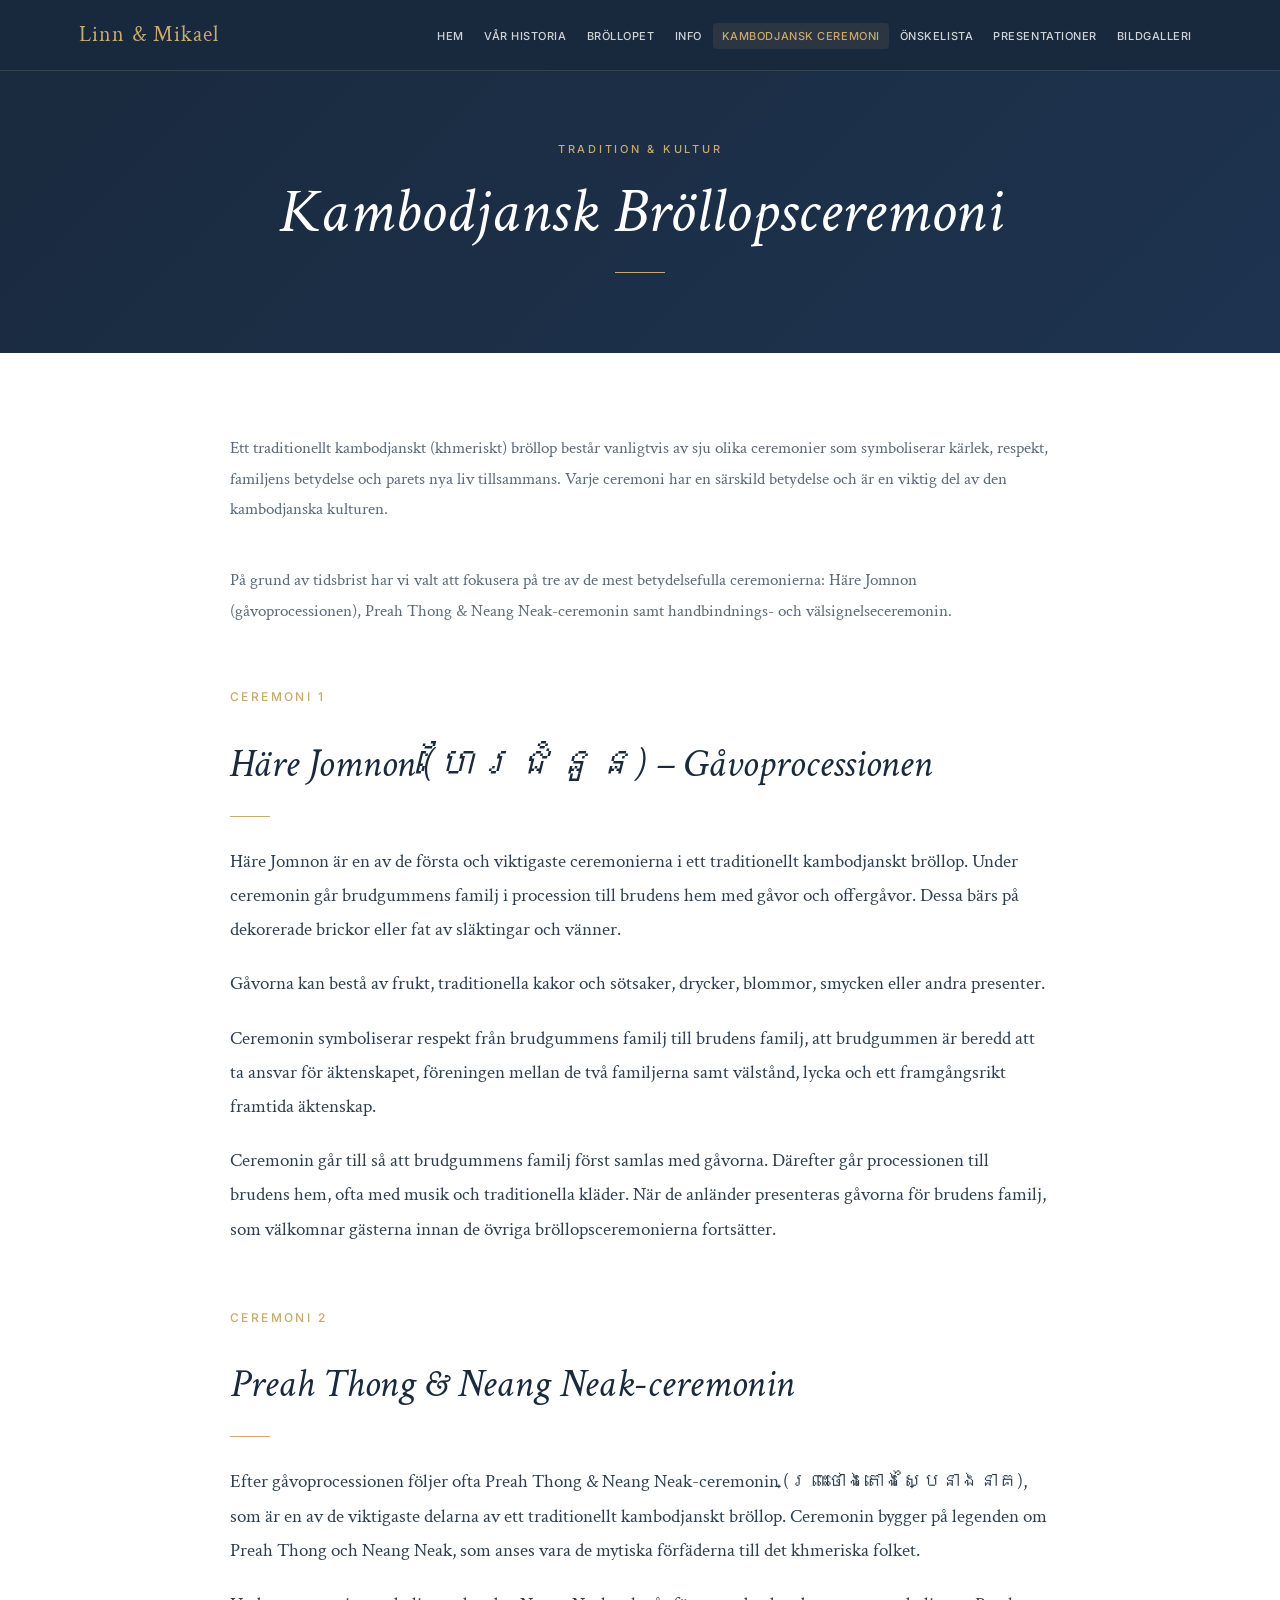
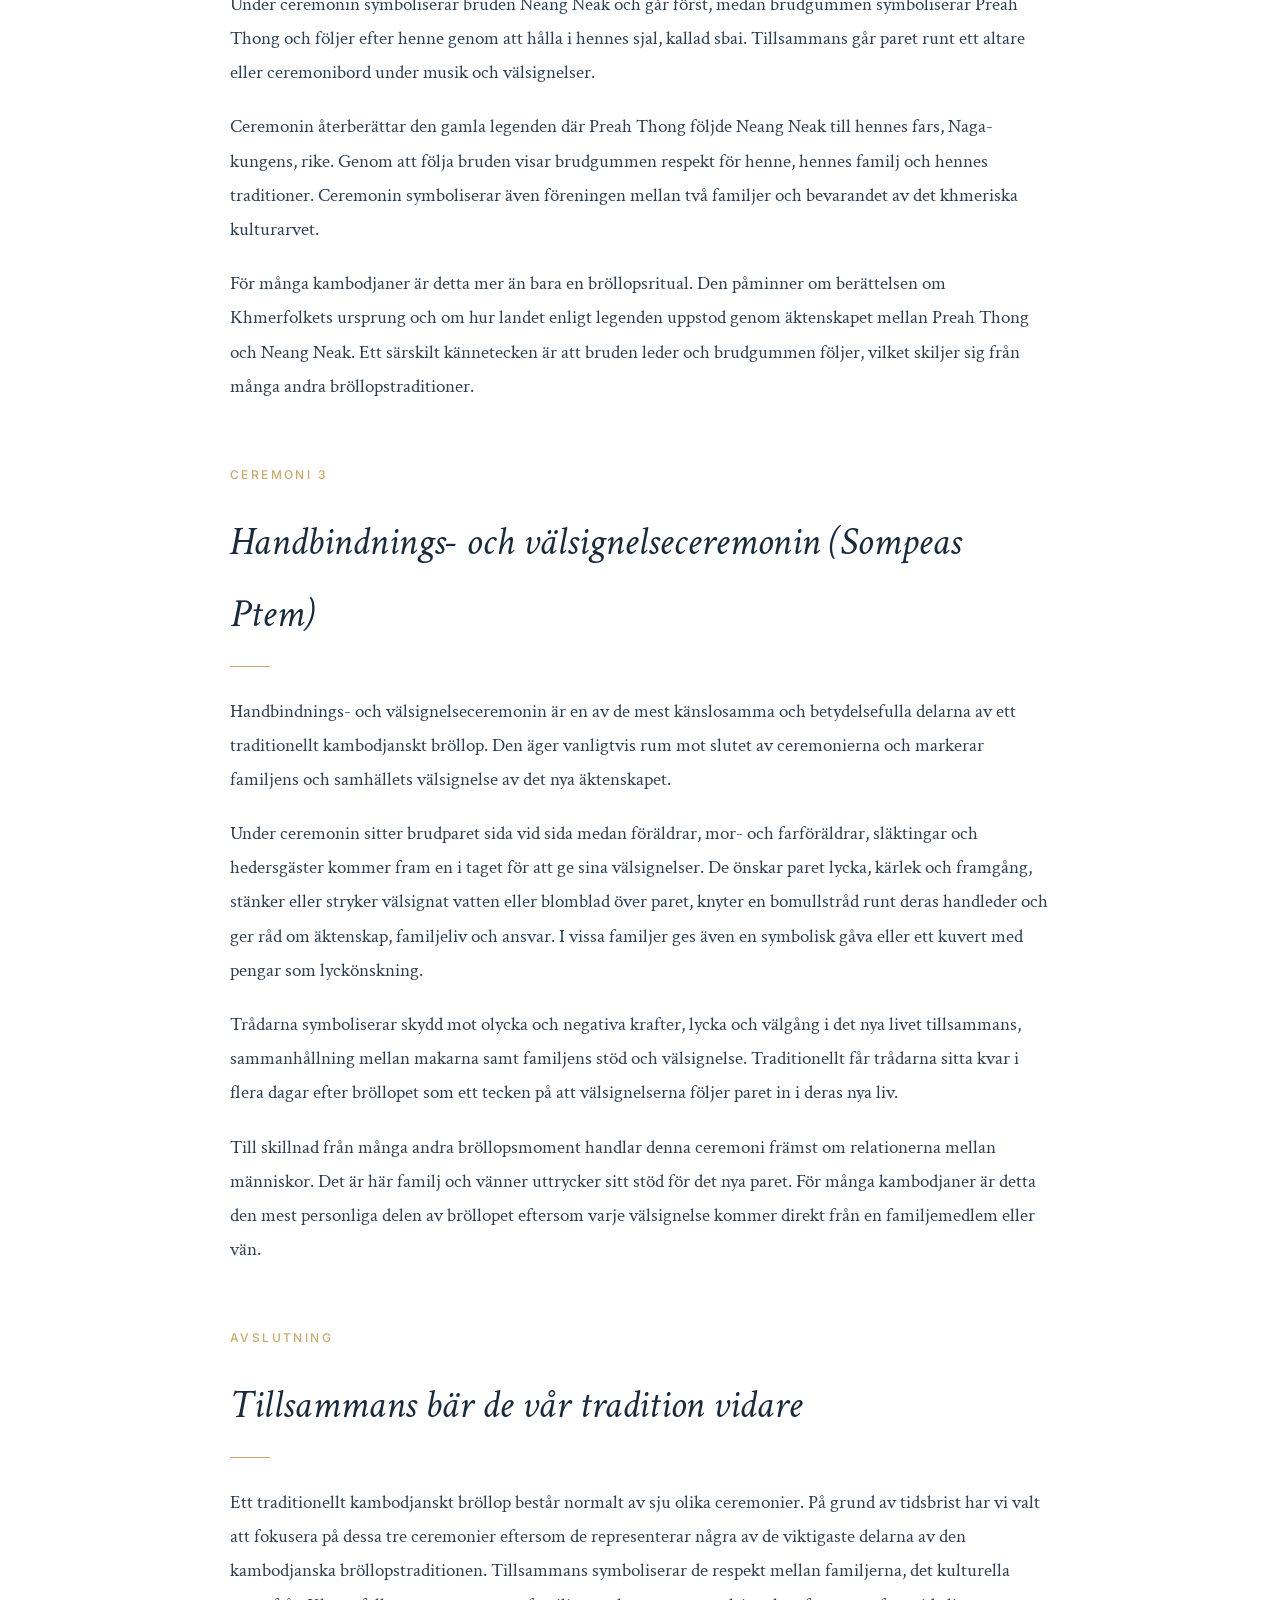
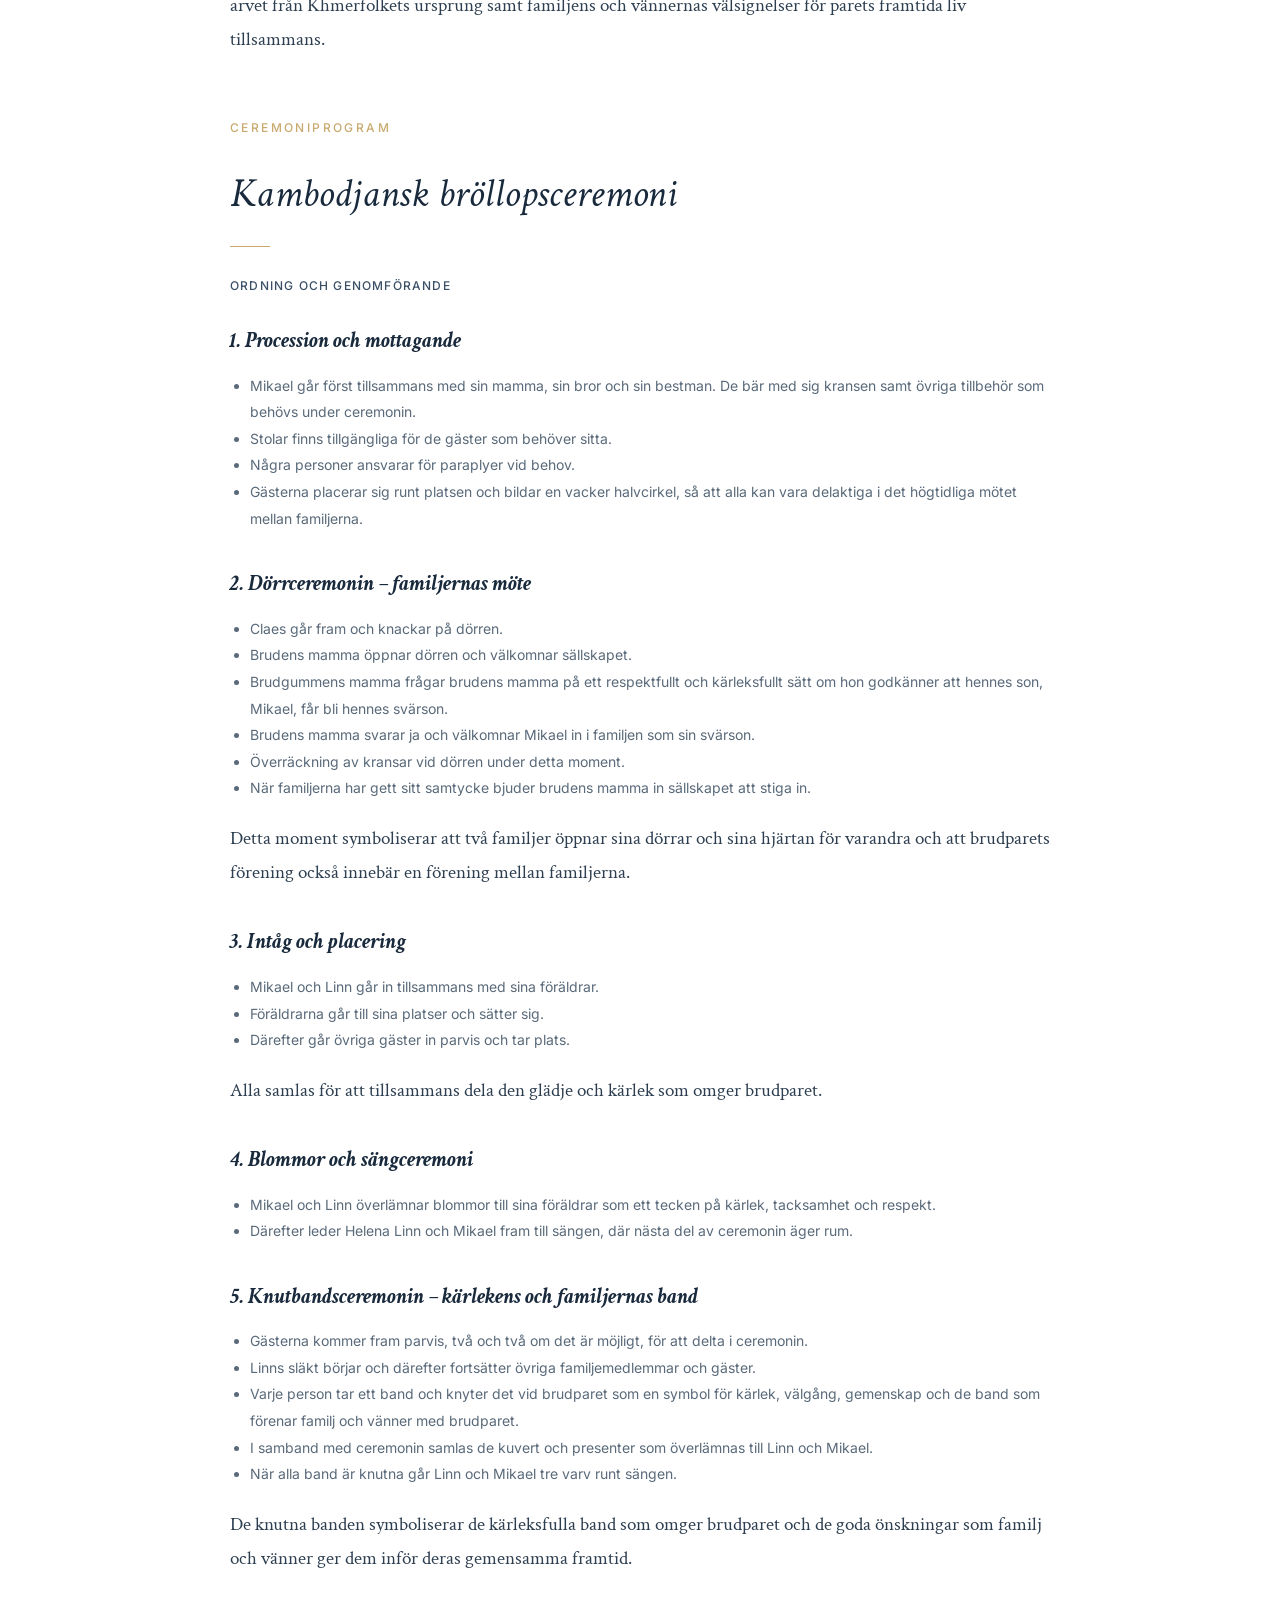
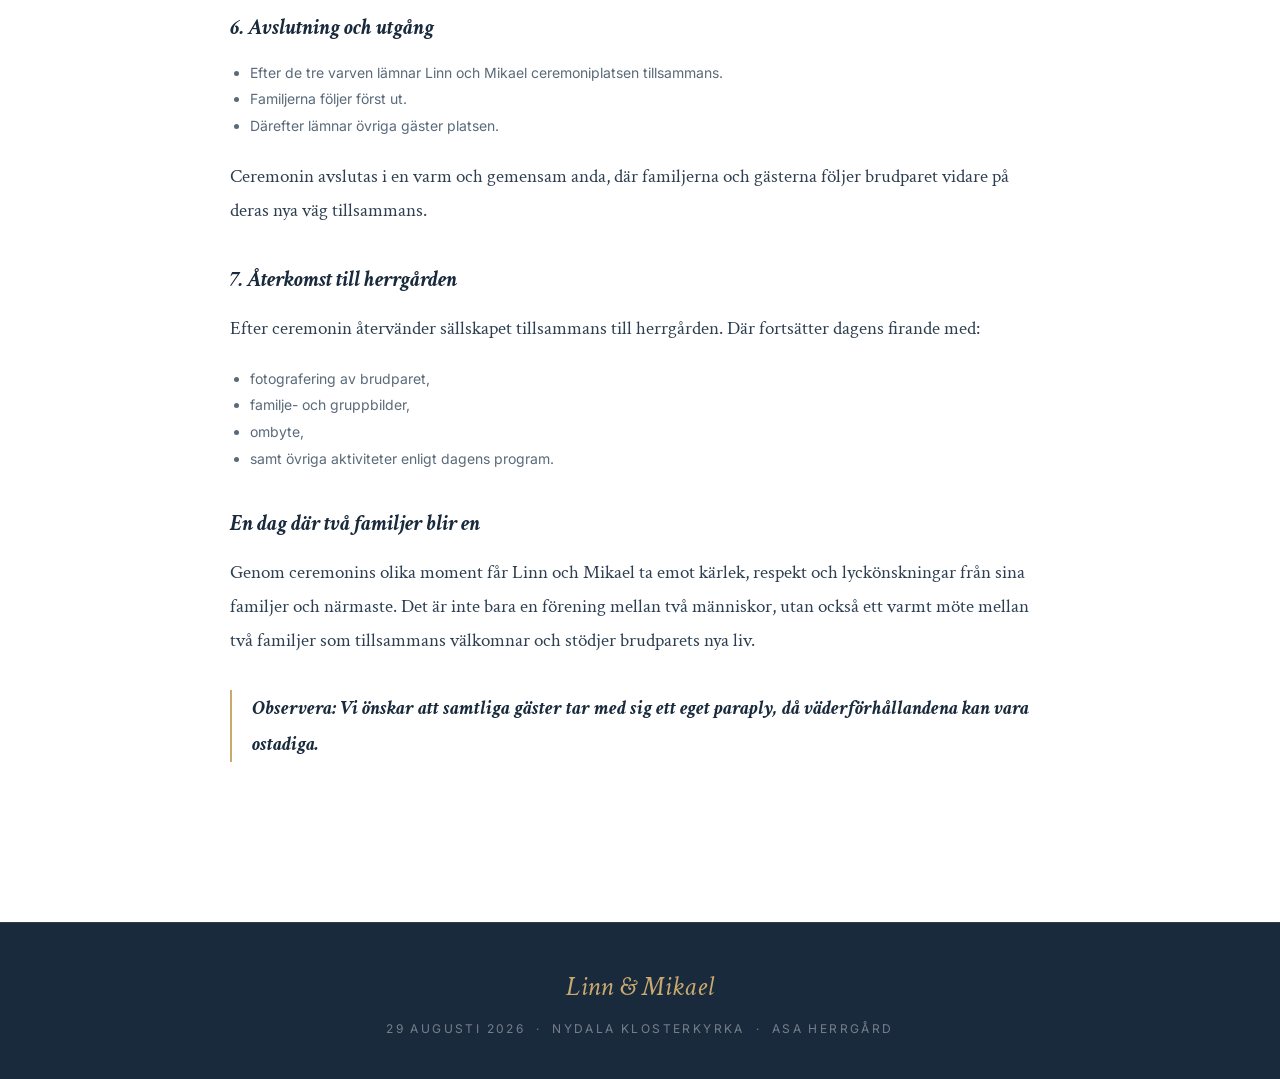
<file: osa.html>
<!DOCTYPE html>
<html lang="sv">
<head>
  <meta charset="UTF-8" />
  <meta name="viewport" content="width=device-width, initial-scale=1.0" />
  <title>Kambodjansk Bröllopsceremoni — Linn &amp; Mikael</title>
  <link rel="stylesheet" href="styles.css" />
</head>
<body>

  <div id="nav-placeholder"></div>

  <header class="page-header">
    <p class="page-header-eyebrow">Tradition &amp; kultur</p>
    <h1>Kambodjansk Bröllopsceremoni</h1>
    <div class="page-header-divider"></div>
  </header>

  <main>
    <div class="prose" style="max-width: 820px; margin: 0 auto 80px;">

      <p style="font-size: 17px; color: var(--color-text-light); line-height: 1.8; margin-bottom: 40px;">
        Ett traditionellt kambodjanskt (khmeriskt) bröllop består vanligtvis av sju olika ceremonier som symboliserar kärlek, respekt, familjens betydelse och parets nya liv tillsammans. Varje ceremoni har en särskild betydelse och är en viktig del av den kambodjanska kulturen.
      </p>
      <p style="font-size: 17px; color: var(--color-text-light); line-height: 1.8; margin-bottom: 60px;">
        På grund av tidsbrist har vi valt att fokusera på tre av de mest betydelsefulla ceremonierna: Häre Jomnon (gåvoprocessionen), Preah Thong &amp; Neang Neak-ceremonin samt handbindnings- och välsignelseceremonin.
      </p>

      <!-- CEREMONI 1 -->
      <div style="margin-bottom: 60px;">
        <p class="section-subtitle">Ceremoni 1</p>
        <h2 class="section-title">Häre Jomnon (ហែរជំនូន) – Gåvoprocessionen</h2>
        <div class="section-divider" style="margin: 16px 0 28px;"></div>

        <p>
          Häre Jomnon är en av de första och viktigaste ceremonierna i ett traditionellt kambodjanskt bröllop. Under ceremonin går brudgummens familj i procession till brudens hem med gåvor och offergåvor. Dessa bärs på dekorerade brickor eller fat av släktingar och vänner.
        </p>
        <p>
          Gåvorna kan bestå av frukt, traditionella kakor och sötsaker, drycker, blommor, smycken eller andra presenter.
        </p>
        <p>
          Ceremonin symboliserar respekt från brudgummens familj till brudens familj, att brudgummen är beredd att ta ansvar för äktenskapet, föreningen mellan de två familjerna samt välstånd, lycka och ett framgångsrikt framtida äktenskap.
        </p>
        <p>
          Ceremonin går till så att brudgummens familj först samlas med gåvorna. Därefter går processionen till brudens hem, ofta med musik och traditionella kläder. När de anländer presenteras gåvorna för brudens familj, som välkomnar gästerna innan de övriga bröllopsceremonierna fortsätter.
        </p>
      </div>

      <!-- CEREMONI 2 -->
      <div style="margin-bottom: 60px;">
        <p class="section-subtitle">Ceremoni 2</p>
        <h2 class="section-title">Preah Thong &amp; Neang Neak-ceremonin</h2>
        <div class="section-divider" style="margin: 16px 0 28px;"></div>

        <p>
          Efter gåvoprocessionen följer ofta Preah Thong &amp; Neang Neak-ceremonin (ព្រះថោងតោងស្បៃនាងនាគ), som är en av de viktigaste delarna av ett traditionellt kambodjanskt bröllop. Ceremonin bygger på legenden om Preah Thong och Neang Neak, som anses vara de mytiska förfäderna till det khmeriska folket.
        </p>
        <p>
          Under ceremonin symboliserar bruden Neang Neak och går först, medan brudgummen symboliserar Preah Thong och följer efter henne genom att hålla i hennes sjal, kallad sbai. Tillsammans går paret runt ett altare eller ceremonibord under musik och välsignelser.
        </p>
        <p>
          Ceremonin återberättar den gamla legenden där Preah Thong följde Neang Neak till hennes fars, Naga-kungens, rike. Genom att följa bruden visar brudgummen respekt för henne, hennes familj och hennes traditioner. Ceremonin symboliserar även föreningen mellan två familjer och bevarandet av det khmeriska kulturarvet.
        </p>
        <p>
          För många kambodjaner är detta mer än bara en bröllopsritual. Den påminner om berättelsen om Khmerfolkets ursprung och om hur landet enligt legenden uppstod genom äktenskapet mellan Preah Thong och Neang Neak. Ett särskilt kännetecken är att bruden leder och brudgummen följer, vilket skiljer sig från många andra bröllopstraditioner.
        </p>
      </div>

      <!-- CEREMONI 3 -->
      <div style="margin-bottom: 60px;">
        <p class="section-subtitle">Ceremoni 3</p>
        <h2 class="section-title">Handbindnings- och välsignelseceremonin (Sompeas Ptem)</h2>
        <div class="section-divider" style="margin: 16px 0 28px;"></div>

        <p>
          Handbindnings- och välsignelseceremonin är en av de mest känslosamma och betydelsefulla delarna av ett traditionellt kambodjanskt bröllop. Den äger vanligtvis rum mot slutet av ceremonierna och markerar familjens och samhällets välsignelse av det nya äktenskapet.
        </p>
        <p>
          Under ceremonin sitter brudparet sida vid sida medan föräldrar, mor- och farföräldrar, släktingar och hedersgäster kommer fram en i taget för att ge sina välsignelser. De önskar paret lycka, kärlek och framgång, stänker eller stryker välsignat vatten eller blomblad över paret, knyter en bomullstråd runt deras handleder och ger råd om äktenskap, familjeliv och ansvar. I vissa familjer ges även en symbolisk gåva eller ett kuvert med pengar som lyckönskning.
        </p>
        <p>
          Trådarna symboliserar skydd mot olycka och negativa krafter, lycka och välgång i det nya livet tillsammans, sammanhållning mellan makarna samt familjens stöd och välsignelse. Traditionellt får trådarna sitta kvar i flera dagar efter bröllopet som ett tecken på att välsignelserna följer paret in i deras nya liv.
        </p>
        <p>
          Till skillnad från många andra bröllopsmoment handlar denna ceremoni främst om relationerna mellan människor. Det är här familj och vänner uttrycker sitt stöd för det nya paret. För många kambodjaner är detta den mest personliga delen av bröllopet eftersom varje välsignelse kommer direkt från en familjemedlem eller vän.
        </p>
      </div>

      <!-- AVSLUTNING -->
      <div>
        <p class="section-subtitle">Avslutning</p>
        <h2 class="section-title">Tillsammans bär de vår tradition vidare</h2>
        <div class="section-divider" style="margin: 16px 0 28px;"></div>

        <p>
          Ett traditionellt kambodjanskt bröllop består normalt av sju olika ceremonier. På grund av tidsbrist har vi valt att fokusera på dessa tre ceremonier eftersom de representerar några av de viktigaste delarna av den kambodjanska bröllopstraditionen. Tillsammans symboliserar de respekt mellan familjerna, det kulturella arvet från Khmerfolkets ursprung samt familjens och vännernas välsignelser för parets framtida liv tillsammans.
        </p>
      </div>

      <!-- KAMBODJANSK BRÖLLOPSCEREMONI: ORDNING OCH GENOMFÖRANDE -->
      <div style="margin-top: 60px;">
        <p class="section-subtitle">Ceremoniprogram</p>
        <h2 class="section-title">Kambodjansk bröllopsceremoni</h2>
        <div class="section-divider" style="margin: 16px 0 28px;"></div>

        <p style="font-family: var(--font-body); font-size: 12px; font-weight: 500; letter-spacing: 0.1em; text-transform: uppercase; color: var(--color-slate); margin-bottom: 24px;">
          Ordning och genomförande
        </p>

        <h3 style="font-family: var(--font-display); font-size: 22px; color: var(--color-navy); font-style: italic; margin-bottom: 12px;">1. Procession och mottagande</h3>
        <ul style="font-family: var(--font-body); font-size: 14px; color: var(--color-text-light); line-height: 1.9; padding-left: 20px; margin-bottom: 32px;">
          <li>Mikael går först tillsammans med sin mamma, sin bror och sin bestman. De bär med sig kransen samt övriga tillbehör som behövs under ceremonin.</li>
          <li>Stolar finns tillgängliga för de gäster som behöver sitta.</li>
          <li>Några personer ansvarar för paraplyer vid behov.</li>
          <li>Gästerna placerar sig runt platsen och bildar en vacker halvcirkel, så att alla kan vara delaktiga i det högtidliga mötet mellan familjerna.</li>
        </ul>

        <h3 style="font-family: var(--font-display); font-size: 22px; color: var(--color-navy); font-style: italic; margin-bottom: 12px;">2. Dörrceremonin – familjernas möte</h3>
        <ul style="font-family: var(--font-body); font-size: 14px; color: var(--color-text-light); line-height: 1.9; padding-left: 20px; margin-bottom: 20px;">
          <li>Claes går fram och knackar på dörren.</li>
          <li>Brudens mamma öppnar dörren och välkomnar sällskapet.</li>
          <li>Brudgummens mamma frågar brudens mamma på ett respektfullt och kärleksfullt sätt om hon godkänner att hennes son, Mikael, får bli hennes svärson.</li>
          <li>Brudens mamma svarar ja och välkomnar Mikael in i familjen som sin svärson.</li>
          <li>Överräckning av kransar vid dörren under detta moment.</li>
          <li>När familjerna har gett sitt samtycke bjuder brudens mamma in sällskapet att stiga in.</li>
        </ul>
        <p style="margin-bottom: 32px;">
          Detta moment symboliserar att två familjer öppnar sina dörrar och sina hjärtan för varandra och att brudparets förening också innebär en förening mellan familjerna.
        </p>

        <h3 style="font-family: var(--font-display); font-size: 22px; color: var(--color-navy); font-style: italic; margin-bottom: 12px;">3. Intåg och placering</h3>
        <ul style="font-family: var(--font-body); font-size: 14px; color: var(--color-text-light); line-height: 1.9; padding-left: 20px; margin-bottom: 20px;">
          <li>Mikael och Linn går in tillsammans med sina föräldrar.</li>
          <li>Föräldrarna går till sina platser och sätter sig.</li>
          <li>Därefter går övriga gäster in parvis och tar plats.</li>
        </ul>
        <p style="margin-bottom: 32px;">
          Alla samlas för att tillsammans dela den glädje och kärlek som omger brudparet.
        </p>

        <h3 style="font-family: var(--font-display); font-size: 22px; color: var(--color-navy); font-style: italic; margin-bottom: 12px;">4. Blommor och sängceremoni</h3>
        <ul style="font-family: var(--font-body); font-size: 14px; color: var(--color-text-light); line-height: 1.9; padding-left: 20px; margin-bottom: 32px;">
          <li>Mikael och Linn överlämnar blommor till sina föräldrar som ett tecken på kärlek, tacksamhet och respekt.</li>
          <li>Därefter leder Helena Linn och Mikael fram till sängen, där nästa del av ceremonin äger rum.</li>
        </ul>

        <h3 style="font-family: var(--font-display); font-size: 22px; color: var(--color-navy); font-style: italic; margin-bottom: 12px;">5. Knutbandsceremonin – kärlekens och familjernas band</h3>
        <ul style="font-family: var(--font-body); font-size: 14px; color: var(--color-text-light); line-height: 1.9; padding-left: 20px; margin-bottom: 20px;">
          <li>Gästerna kommer fram parvis, två och två om det är möjligt, för att delta i ceremonin.</li>
          <li>Linns släkt börjar och därefter fortsätter övriga familjemedlemmar och gäster.</li>
          <li>Varje person tar ett band och knyter det vid brudparet som en symbol för kärlek, välgång, gemenskap och de band som förenar familj och vänner med brudparet.</li>
          <li>I samband med ceremonin samlas de kuvert och presenter som överlämnas till Linn och Mikael.</li>
          <li>När alla band är knutna går Linn och Mikael tre varv runt sängen.</li>
        </ul>
        <p style="margin-bottom: 32px;">
          De knutna banden symboliserar de kärleksfulla band som omger brudparet och de goda önskningar som familj och vänner ger dem inför deras gemensamma framtid.
        </p>

        <h3 style="font-family: var(--font-display); font-size: 22px; color: var(--color-navy); font-style: italic; margin-bottom: 12px;">6. Avslutning och utgång</h3>
        <ul style="font-family: var(--font-body); font-size: 14px; color: var(--color-text-light); line-height: 1.9; padding-left: 20px; margin-bottom: 20px;">
          <li>Efter de tre varven lämnar Linn och Mikael ceremoniplatsen tillsammans.</li>
          <li>Familjerna följer först ut.</li>
          <li>Därefter lämnar övriga gäster platsen.</li>
        </ul>
        <p style="margin-bottom: 32px;">
          Ceremonin avslutas i en varm och gemensam anda, där familjerna och gästerna följer brudparet vidare på deras nya väg tillsammans.
        </p>

        <h3 style="font-family: var(--font-display); font-size: 22px; color: var(--color-navy); font-style: italic; margin-bottom: 12px;">7. Återkomst till herrgården</h3>
        <p>
          Efter ceremonin återvänder sällskapet tillsammans till herrgården. Där fortsätter dagens firande med:
        </p>
        <ul style="font-family: var(--font-body); font-size: 14px; color: var(--color-text-light); line-height: 1.9; padding-left: 20px; margin-bottom: 32px;">
          <li>fotografering av brudparet,</li>
          <li>familje- och gruppbilder,</li>
          <li>ombyte,</li>
          <li>samt övriga aktiviteter enligt dagens program.</li>
        </ul>

        <h3 style="font-family: var(--font-display); font-size: 22px; color: var(--color-navy); font-style: italic; margin-bottom: 12px;">En dag där två familjer blir en</h3>
        <p style="margin-bottom: 32px;">
          Genom ceremonins olika moment får Linn och Mikael ta emot kärlek, respekt och lyckönskningar från sina familjer och närmaste. Det är inte bara en förening mellan två människor, utan också ett varmt möte mellan två familjer som tillsammans välkomnar och stödjer brudparets nya liv.
        </p>

        <h3 style="font-family: var(--font-display); font-size: 20px; color: var(--color-navy); font-style: italic; border-left: 2px solid var(--color-gold); padding-left: 20px;">
          Observera: Vi önskar att samtliga gäster tar med sig ett eget paraply, då väderförhållandena kan vara ostadiga.
        </h3>
      </div>

    </div>
  </main>

  <div id="footer-placeholder"></div>
  <script src="nav.js"></script>
</body>
</html>
</file>
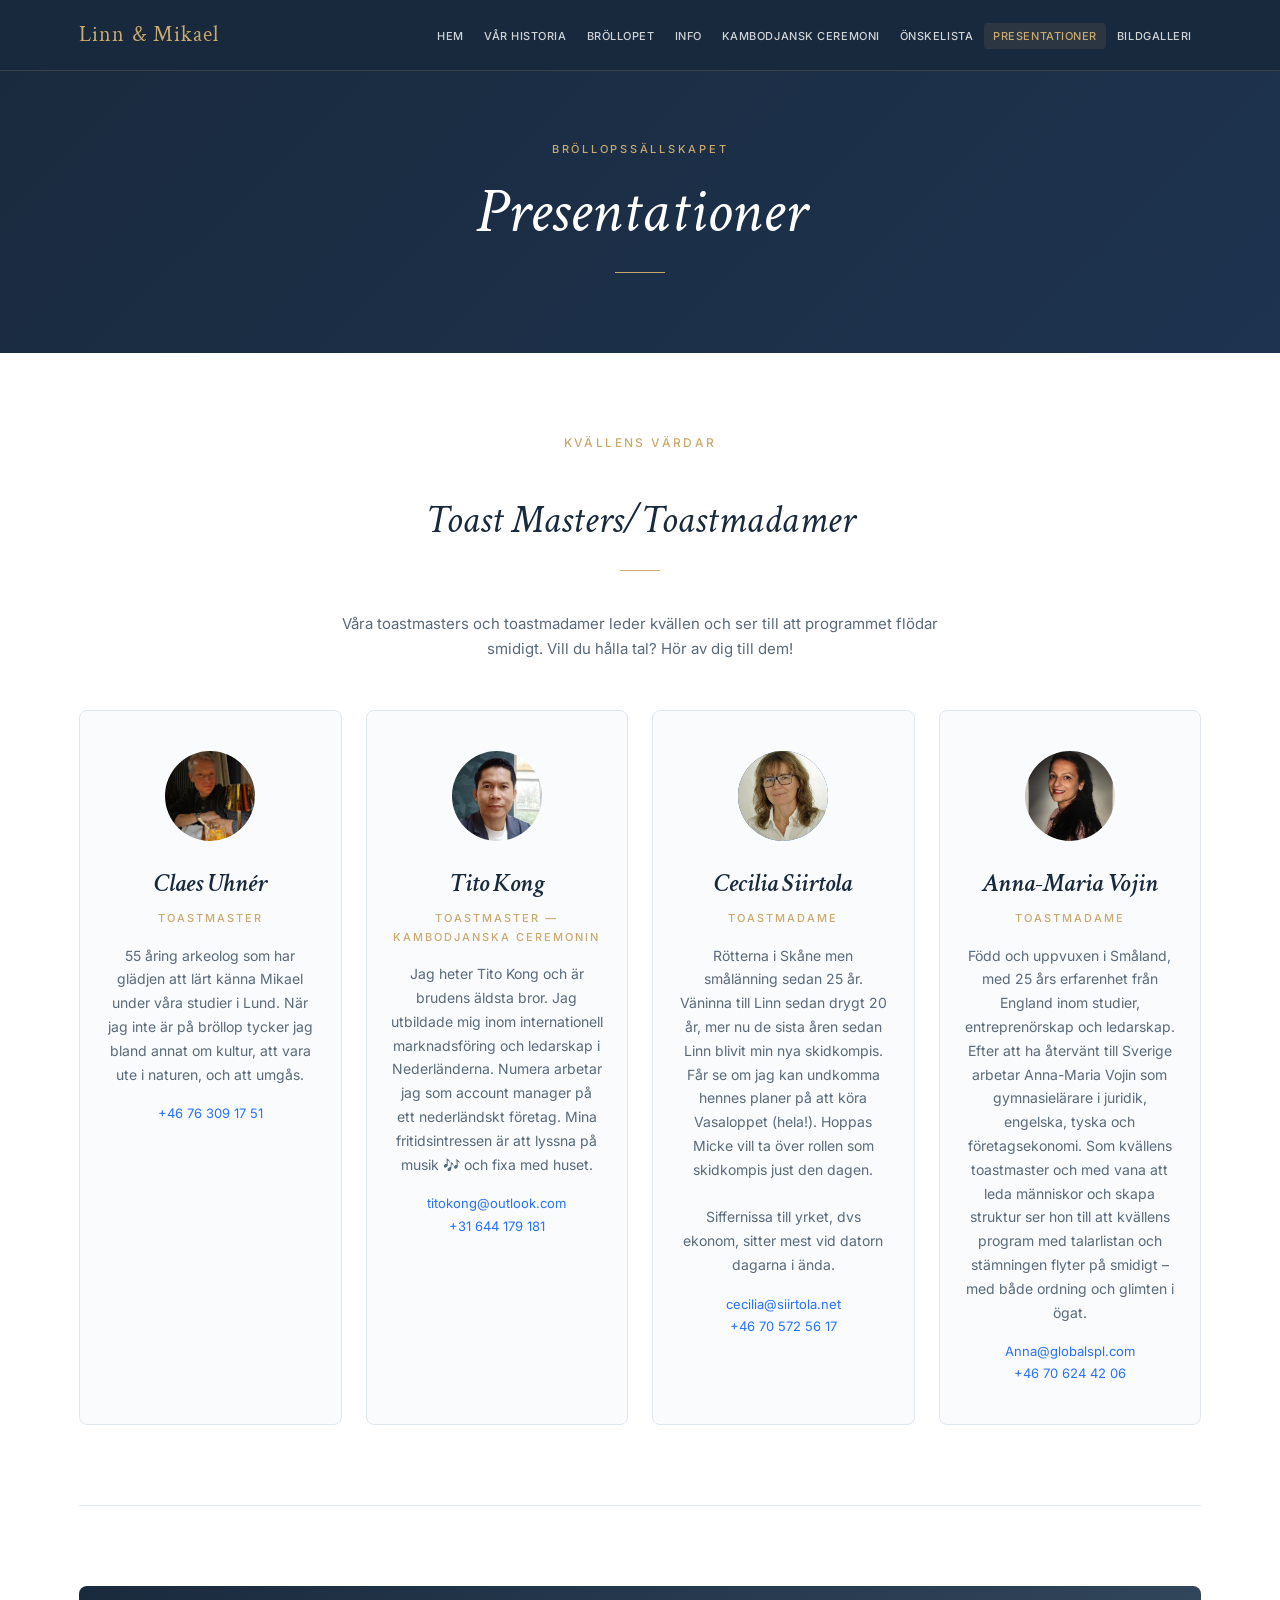
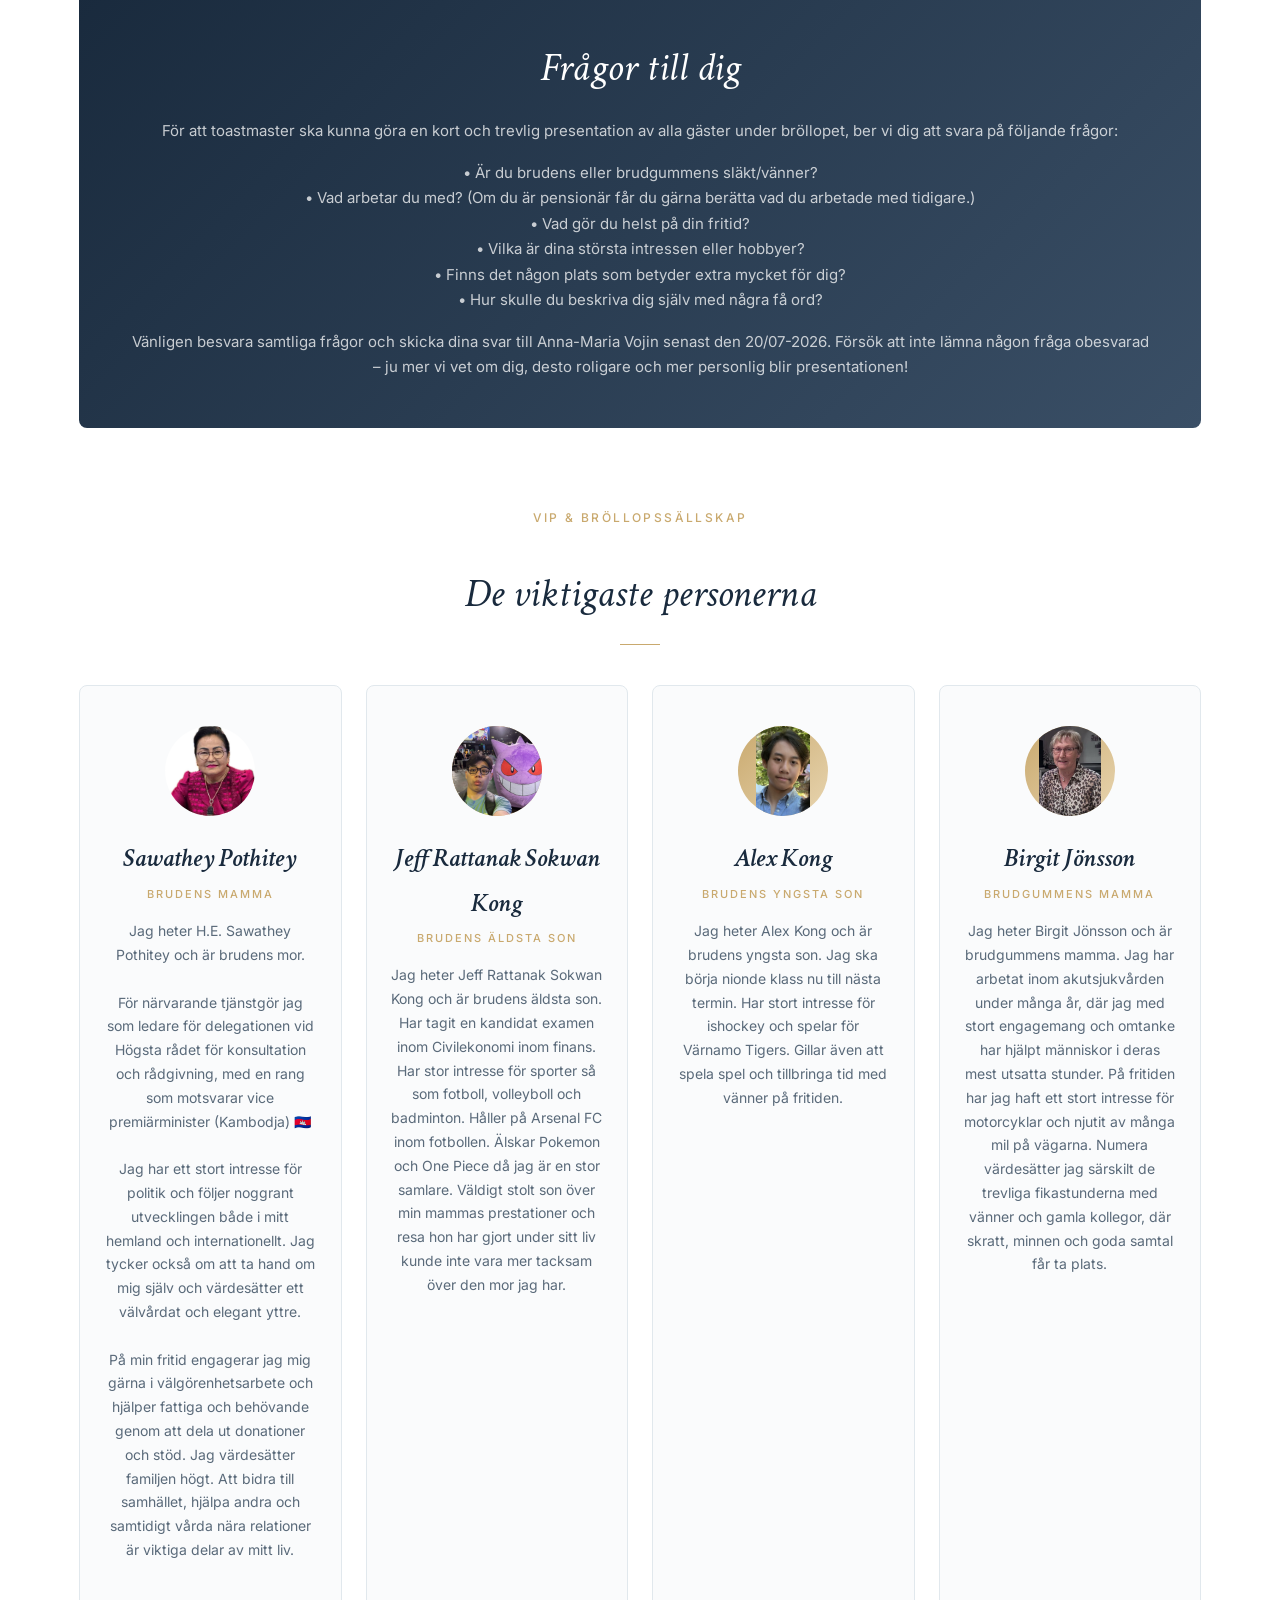
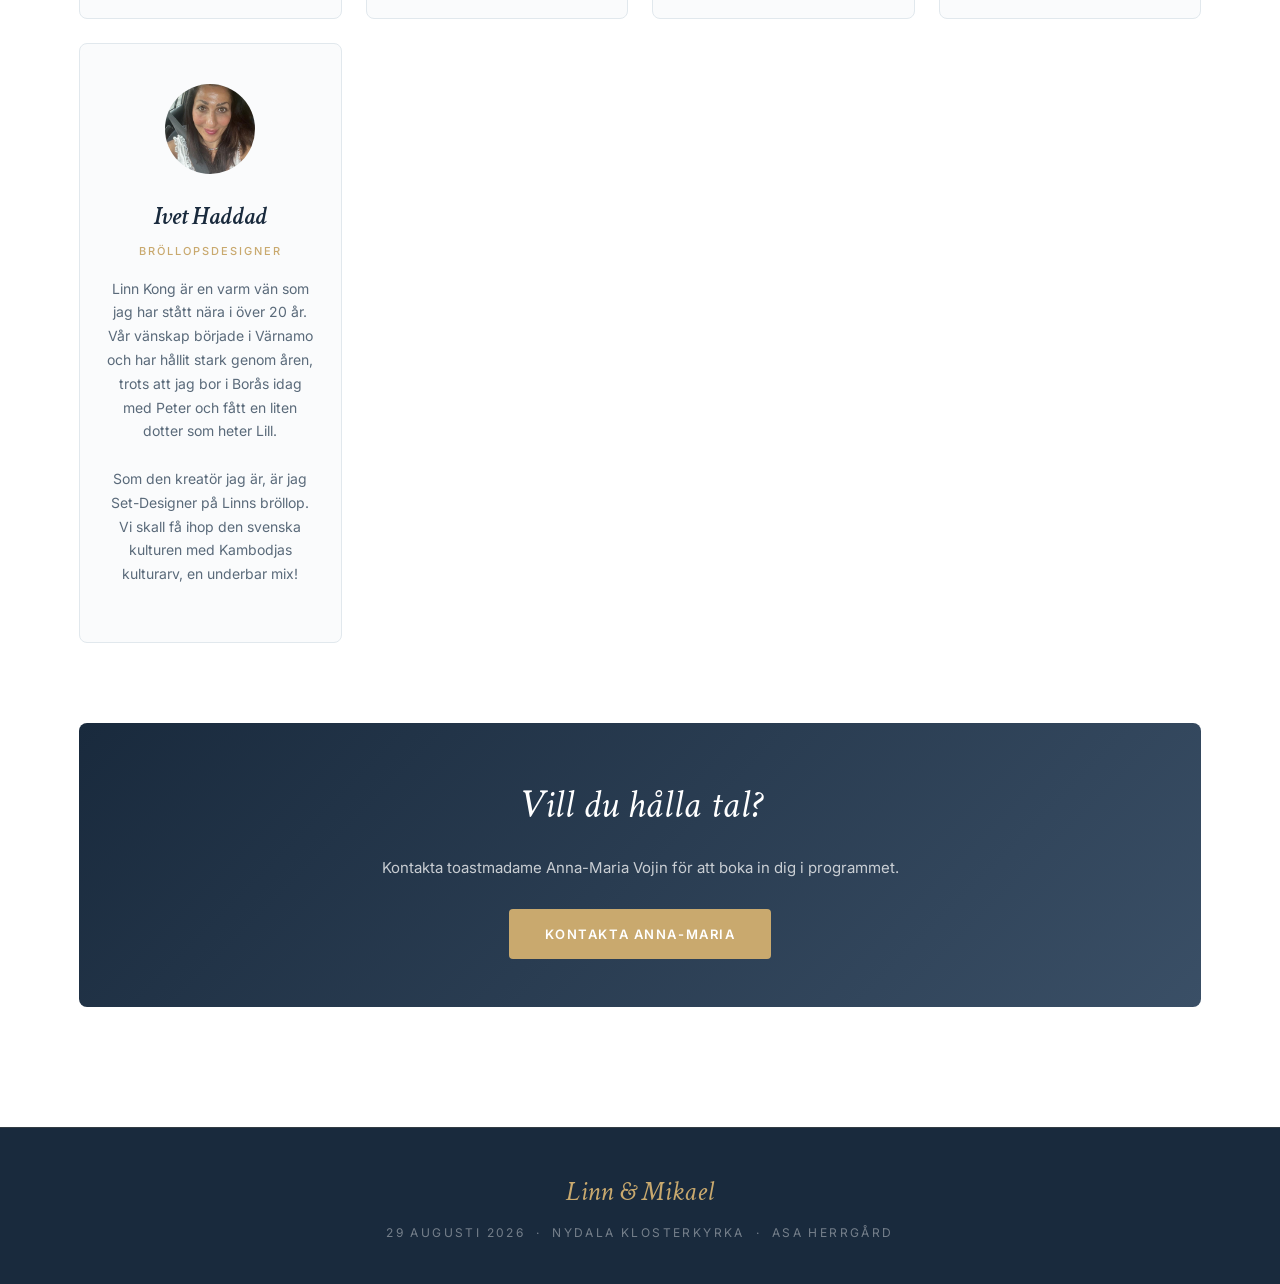
<file: presentationer.html>
<!DOCTYPE html>
<html lang="sv">
<head>
  <meta charset="UTF-8" />
  <meta name="viewport" content="width=device-width, initial-scale=1.0" />
  <title>Presentationer — Linn &amp; Mikael</title>
  <link rel="stylesheet" href="styles.css" />
</head>
<body>

  <div id="nav-placeholder"></div>

  <header class="page-header">
    <p class="page-header-eyebrow">Bröllopssällskapet</p>
    <h1>Presentationer</h1>
    <div class="page-header-divider"></div>
  </header>

  <main>
    <!-- TOASTMASTERS & TOASTMADAMER -->
    <div class="section">
      <p class="section-subtitle text-center">Kvällens värdar</p>
      <h2 class="section-title text-center">Toast Masters/Toastmadamer</h2>
      <div class="section-divider" style="margin: 16px auto 40px;"></div>
      <p style="font-family: var(--font-body); font-size: 15px; color: var(--color-text-light); text-align: center; max-width: 600px; margin: 0 auto 48px; line-height: 1.7;">
        Våra toastmasters och toastmadamer leder kvällen och ser till att programmet flödar smidigt. Vill du hålla tal? Hör av dig till dem!
      </p>

      <div style="display: grid; grid-template-columns: repeat(4, 1fr); gap: 24px; max-width: 1200px; margin: 0 auto;">
        <div class="person-card">
          <div class="person-avatar"><img src=".vscode/assets/clas.jpg" alt="Claes Uhnér" /></div>
          <div class="person-name">Claes Uhnér</div>
          <div class="person-role">Toastmaster</div>
          <p class="person-desc">
            55 åring arkeolog som har glädjen att lärt känna Mikael under våra studier i Lund. När jag inte är på bröllop tycker jag bland annat om kultur, att vara ute i naturen, och att umgås.
          </p>
          <div class="person-contact">
            <a href="tel:+46763091751">+46 76 309 17 51</a>
          </div>
        </div>

        <div class="person-card">
          <div class="person-avatar"><img src=".vscode/assets/unc.jpg" alt="Tito Kong" /></div>
          <div class="person-name">Tito Kong</div>
          <div class="person-role">Toastmaster — Kambodjanska ceremonin</div>
          <p class="person-desc">
            Jag heter Tito Kong och är brudens äldsta bror. Jag utbildade mig inom internationell marknadsföring och ledarskap i Nederländerna. Numera arbetar jag som account manager på ett nederländskt företag. Mina fritidsintressen är att lyssna på musik 🎶 och fixa med huset.
          </p>
          <div class="person-contact">
            <a href="mailto:titokong@outlook.com">titokong@outlook.com</a><br />
            <a href="tel:+31644179181">+31 644 179 181</a>
          </div>
        </div>

        <div class="person-card" id="cecilia" style="scroll-margin-top: 100px;">
          <div class="person-avatar"><img src=".vscode/assets/cecilia.jpg" alt="Cecilia Siirtola" style="object-position: center 15%;" /></div>
          <div class="person-name">Cecilia Siirtola</div>
          <div class="person-role">Toastmadame</div>
          <p class="person-desc">
            Rötterna i Skåne men smålänning sedan 25 år. Väninna till Linn sedan drygt 20 år, mer nu de sista åren sedan Linn blivit min nya skidkompis. Får se om jag kan undkomma hennes planer på att köra Vasaloppet (hela!). Hoppas Micke vill ta över rollen som skidkompis just den dagen.
            <br /><br />
            Siffernissa till yrket, dvs ekonom, sitter mest vid datorn dagarna i ända.
          </p>
          <div class="person-contact">
            <a href="mailto:cecilia@siirtola.net">cecilia@siirtola.net</a><br />
            <a href="tel:+46705725617">+46 70 572 56 17</a>
          </div>
        </div>

        <div class="person-card" id="anna-maria" style="scroll-margin-top: 100px;">
          <div class="person-avatar"><img src=".vscode/assets/anna%20maria.jpg" alt="Anna-Maria Vojin" /></div>
          <div class="person-name">Anna-Maria Vojin</div>
          <div class="person-role">Toastmadame</div>
          <p class="person-desc">
            Född och uppvuxen i Småland, med 25 års erfarenhet från England inom studier, entreprenörskap och ledarskap. Efter att ha återvänt till Sverige arbetar Anna-Maria Vojin som gymnasielärare i juridik, engelska, tyska och företagsekonomi. Som kvällens toastmaster och med vana att leda människor och skapa struktur ser hon till att kvällens program med talarlistan och stämningen flyter på smidigt – med både ordning och glimten i ögat.
          </p>
          <div class="person-contact">
            <a href="mailto:Anna@globalspl.com">Anna@globalspl.com</a><br />
            <a href="tel:+46706244206">+46 70 624 42 06</a>
          </div>
        </div>
      </div>
    </div>

    <!-- DIVIDER -->
    <hr style="border: none; border-top: 1px solid var(--color-border); margin: 0 0 80px;" />

    <!-- TOASTMASTER QUESTIONS -->
    <div class="highlight-box" style="margin-bottom: 80px;">
      <h2>Frågor till dig</h2>
      <p>
        För att toastmaster ska kunna göra en kort och trevlig presentation av alla gäster under bröllopet, ber vi dig att svara på följande frågor:
      </p>
      <p style="margin-top: 16px;">
        • Är du brudens eller brudgummens släkt/vänner?<br />
        • Vad arbetar du med? (Om du är pensionär får du gärna berätta vad du arbetade med tidigare.)<br />
        • Vad gör du helst på din fritid?<br />
        • Vilka är dina största intressen eller hobbyer?<br />
        • Finns det någon plats som betyder extra mycket för dig?<br />
        • Hur skulle du beskriva dig själv med några få ord?
      </p>
      <p style="margin-top: 16px;">
        Vänligen besvara samtliga frågor och skicka dina svar till Anna-Maria Vojin senast den 20/07-2026. Försök att inte lämna någon fråga obesvarad – ju mer vi vet om dig, desto roligare och mer personlig blir presentationen!
      </p>
    </div>

    <!-- WEDDING PARTY -->
    <div class="section">
      <p class="section-subtitle text-center">VIP &amp; Bröllopssällskap</p>
      <h2 class="section-title text-center">De viktigaste personerna</h2>
      <div class="section-divider" style="margin: 16px auto 40px;"></div>

      <div style="display: grid; grid-template-columns: repeat(auto-fit, minmax(220px, 1fr)); gap: 24px;">

        <div class="person-card">
          <div class="person-avatar" style="background: linear-gradient(135deg, #c9a96e, #e8d5b0); color: var(--color-navy);"><img src=".vscode/assets/mormor.jpg" alt="Sawathey Pothitey" /></div>
          <div class="person-name">Sawathey Pothitey</div>
          <div class="person-role">Brudens mamma</div>
          <p class="person-desc">
            Jag heter H.E. Sawathey Pothitey och är brudens mor.
            <br /><br />
            För närvarande tjänstgör jag som ledare för delegationen vid Högsta rådet för konsultation och rådgivning, med en rang som motsvarar vice premiärminister (Kambodja) 🇰🇭
            <br /><br />
            Jag har ett stort intresse för politik och följer noggrant utvecklingen både i mitt hemland och internationellt. Jag tycker också om att ta hand om mig själv och värdesätter ett välvårdat och elegant yttre.
            <br /><br />
            På min fritid engagerar jag mig gärna i välgörenhetsarbete och hjälper fattiga och behövande genom att dela ut donationer och stöd. Jag värdesätter familjen högt. Att bidra till samhället, hjälpa andra och samtidigt vårda nära relationer är viktiga delar av mitt liv.
          </p>
        </div>

        <div class="person-card">
          <div class="person-avatar" style="background: linear-gradient(135deg, #c9a96e, #e8d5b0); color: var(--color-navy);"><img src=".vscode/assets/jeff.jpg" alt="Jeff Rattanak Sokwan Kong" style="object-position: 20% center;" /></div>
          <div class="person-name">Jeff Rattanak Sokwan Kong</div>
          <div class="person-role">Brudens äldsta son</div>
          <p class="person-desc">
            Jag heter Jeff Rattanak Sokwan Kong och är brudens äldsta son. Har tagit en kandidat examen inom Civilekonomi inom finans. Har stor intresse för sporter så som fotboll, volleyboll och badminton. Håller på Arsenal FC inom fotbollen. Älskar Pokemon och One Piece då jag är en stor samlare. Väldigt stolt son över min mammas prestationer och resa hon har gjort under sitt liv kunde inte vara mer tacksam över den mor jag har.
          </p>
        </div>

        <div class="person-card">
          <div class="person-avatar" style="background: linear-gradient(135deg, #c9a96e, #e8d5b0); color: var(--color-navy);"><img src=".vscode/assets/alex.jpg" alt="Alex Kong" style="object-fit: contain;" /></div>
          <div class="person-name">Alex Kong</div>
          <div class="person-role">Brudens yngsta son</div>
          <p class="person-desc">
            Jag heter Alex Kong och är brudens yngsta son. Jag ska börja nionde klass nu till nästa termin. Har stort intresse för ishockey och spelar för Värnamo Tigers. Gillar även att spela spel och tillbringa tid med vänner på fritiden.
          </p>
        </div>

        <div class="person-card">
          <div class="person-avatar" style="background: linear-gradient(135deg, #c9a96e, #e8d5b0); color: var(--color-navy);"><img src=".vscode/assets/birgit.jpg" alt="Birgit Jönsson" style="object-fit: contain;" /></div>
          <div class="person-name">Birgit Jönsson</div>
          <div class="person-role">Brudgummens mamma</div>
          <p class="person-desc">
            Jag heter Birgit Jönsson och är brudgummens mamma. Jag har arbetat inom akutsjukvården under många år, där jag med stort engagemang och omtanke har hjälpt människor i deras mest utsatta stunder. På fritiden har jag haft ett stort intresse för motorcyklar och njutit av många mil på vägarna. Numera värdesätter jag särskilt de trevliga fikastunderna med vänner och gamla kollegor, där skratt, minnen och goda samtal får ta plats.
          </p>
        </div>

        <div class="person-card">
          <div class="person-avatar" style="background: linear-gradient(135deg, #c9a96e, #e8d5b0); color: var(--color-navy);"><img src=".vscode/assets/ivet.jpg" alt="Ivet Haddad" /></div>
          <div class="person-name">Ivet Haddad</div>
          <div class="person-role">Bröllopsdesigner</div>
          <p class="person-desc">
            Linn Kong är en varm vän som jag har stått nära i över 20 år. Vår vänskap började i Värnamo och har hållit stark genom åren, trots att jag bor i Borås idag med Peter och fått en liten dotter som heter Lill.
            <br /><br />
            Som den kreatör jag är, är jag Set-Designer på Linns bröllop. Vi skall få ihop den svenska kulturen med Kambodjas kulturarv, en underbar mix!
          </p>
        </div>

      </div>
    </div>

    <!-- CTA -->
    <div class="highlight-box">
      <h2>Vill du hålla tal?</h2>
      <p>Kontakta toastmadame Anna-Maria Vojin för att boka in dig i programmet.</p>
      <a href="#anna-maria" class="btn btn-gold" style="margin-top: 28px;">Kontakta Anna-Maria</a>
    </div>
  </main>

  <div id="footer-placeholder"></div>
  <script src="nav.js"></script>
</body>
</html>
</file>
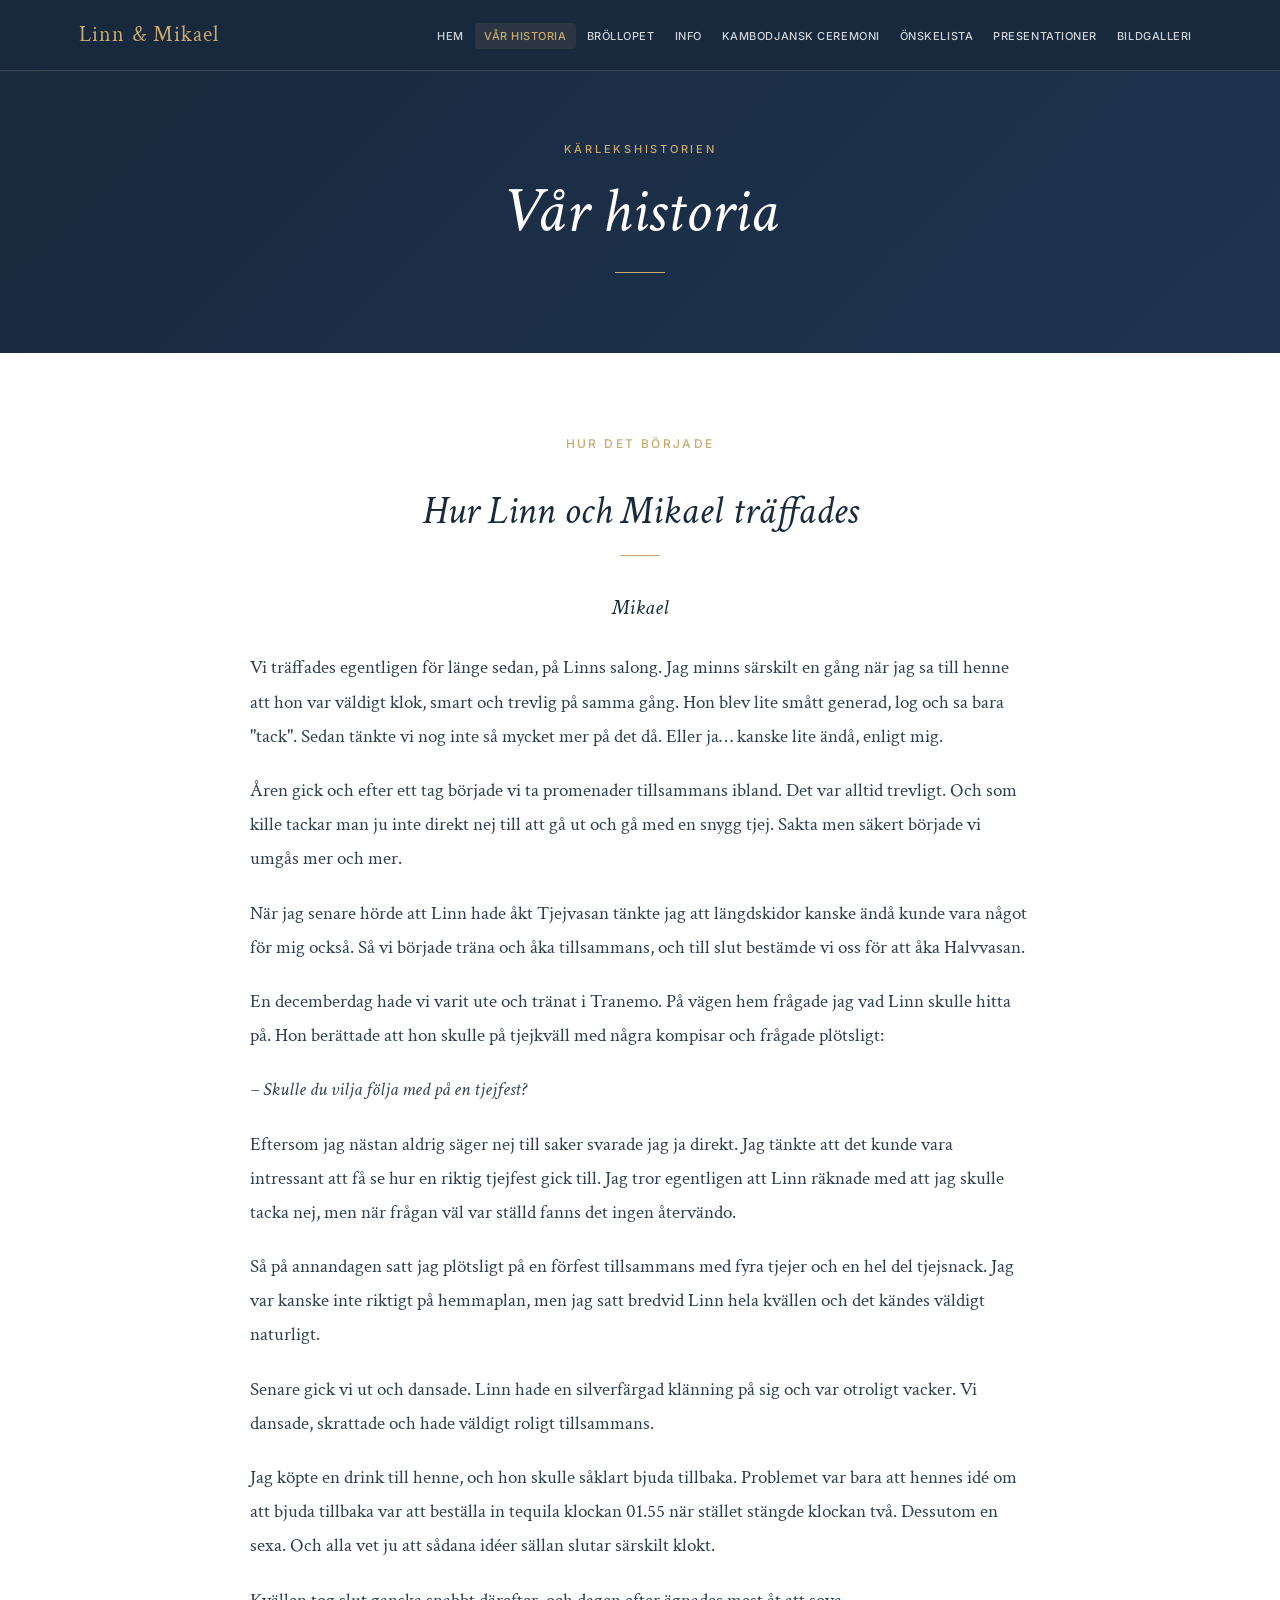
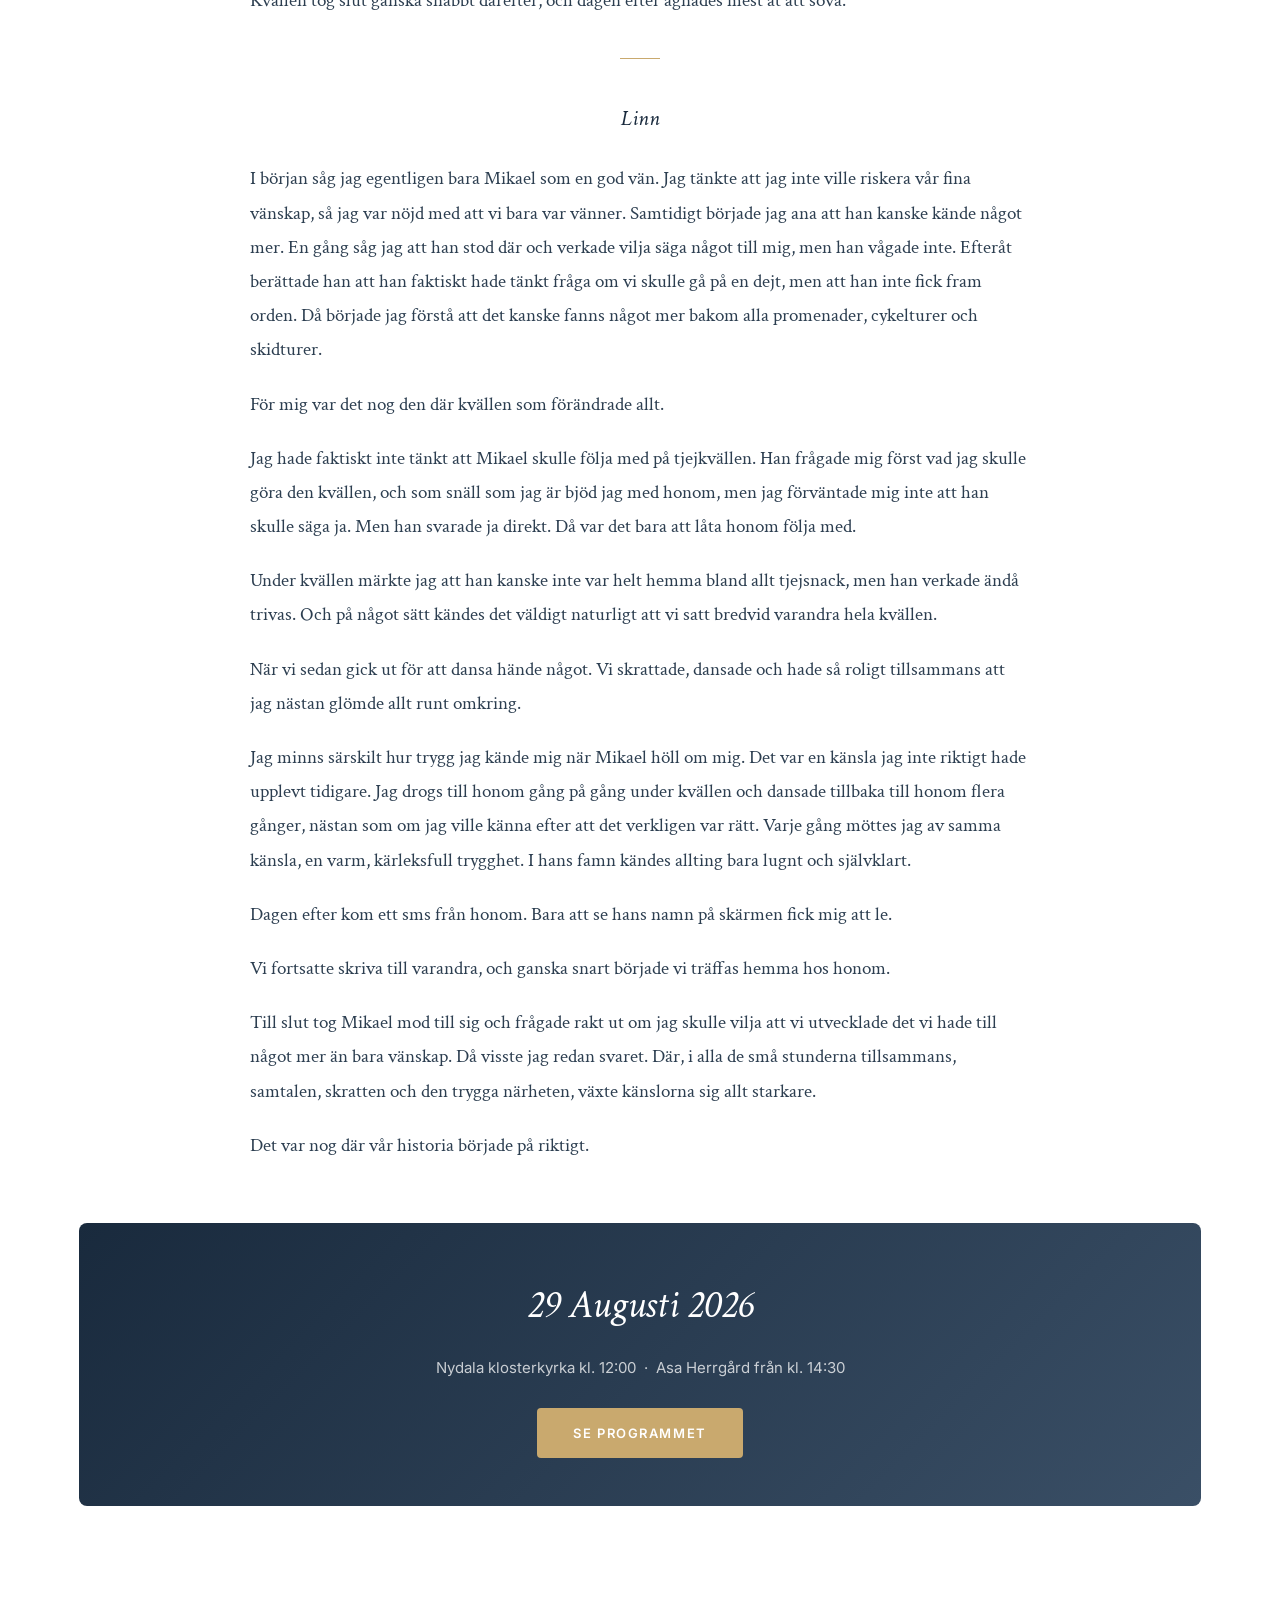
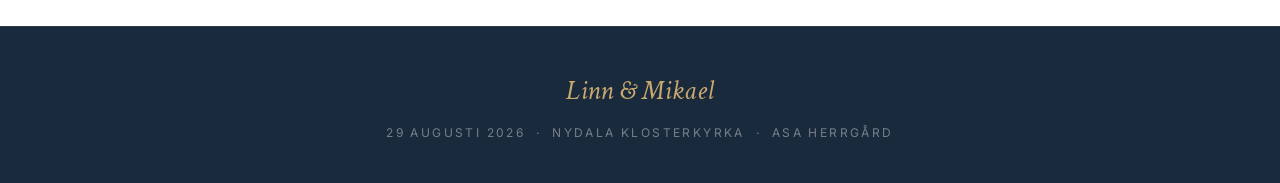
<file: var-historia.html>
<!DOCTYPE html>
<html lang="sv">
<head>
  <meta charset="UTF-8" />
  <meta name="viewport" content="width=device-width, initial-scale=1.0" />
  <title>Vår historia — Linn &amp; Mikael</title>
  <link rel="stylesheet" href="styles.css" />
</head>
<body>

  <div id="nav-placeholder"></div>

  <header class="page-header">
    <p class="page-header-eyebrow">Kärlekshistorien</p>
    <h1>Vår historia</h1>
    <div class="page-header-divider"></div>
  </header>

  <main>
    <div class="prose" style="max-width: 780px; margin: 0 auto 60px;">
      <p class="section-subtitle" style="text-align: center;">Hur det började</p>
      <h2 class="section-title" style="text-align: center;">Hur Linn och Mikael träffades</h2>
      <div class="section-divider" style="margin: 0 auto 32px;"></div>

      <p style="font-family: var(--font-display); font-style: italic; font-size: 22px; color: var(--color-navy); text-align: center; margin-bottom: 24px;">
        Mikael
      </p>
      <p>
        Vi träffades egentligen för länge sedan, på Linns salong. Jag minns särskilt en gång när jag sa till henne att hon var väldigt klok, smart och trevlig på samma gång. Hon blev lite smått generad, log och sa bara "tack". Sedan tänkte vi nog inte så mycket mer på det då. Eller ja… kanske lite ändå, enligt mig.
      </p>
      <p>
        Åren gick och efter ett tag började vi ta promenader tillsammans ibland. Det var alltid trevligt. Och som kille tackar man ju inte direkt nej till att gå ut och gå med en snygg tjej. Sakta men säkert började vi umgås mer och mer.
      </p>
      <p>
        När jag senare hörde att Linn hade åkt Tjejvasan tänkte jag att längdskidor kanske ändå kunde vara något för mig också. Så vi började träna och åka tillsammans, och till slut bestämde vi oss för att åka Halvvasan.
      </p>
      <p>
        En decemberdag hade vi varit ute och tränat i Tranemo. På vägen hem frågade jag vad Linn skulle hitta på. Hon berättade att hon skulle på tjejkväll med några kompisar och frågade plötsligt:
      </p>
      <p style="font-style: italic;">
        – Skulle du vilja följa med på en tjejfest?
      </p>
      <p>
        Eftersom jag nästan aldrig säger nej till saker svarade jag ja direkt. Jag tänkte att det kunde vara intressant att få se hur en riktig tjejfest gick till. Jag tror egentligen att Linn räknade med att jag skulle tacka nej, men när frågan väl var ställd fanns det ingen återvändo.
      </p>
      <p>
        Så på annandagen satt jag plötsligt på en förfest tillsammans med fyra tjejer och en hel del tjejsnack. Jag var kanske inte riktigt på hemmaplan, men jag satt bredvid Linn hela kvällen och det kändes väldigt naturligt.
      </p>
      <p>
        Senare gick vi ut och dansade. Linn hade en silverfärgad klänning på sig och var otroligt vacker. Vi dansade, skrattade och hade väldigt roligt tillsammans.
      </p>
      <p>
        Jag köpte en drink till henne, och hon skulle såklart bjuda tillbaka. Problemet var bara att hennes idé om att bjuda tillbaka var att beställa in tequila klockan 01.55 när stället stängde klockan två. Dessutom en sexa. Och alla vet ju att sådana idéer sällan slutar särskilt klokt.
      </p>
      <p>
        Kvällen tog slut ganska snabbt därefter, och dagen efter ägnades mest åt att sova.
      </p>

      <div class="section-divider" style="margin: 40px auto;"></div>

      <p style="font-family: var(--font-display); font-style: italic; font-size: 22px; color: var(--color-navy); text-align: center; margin-bottom: 24px;">
        Linn
      </p>
      <p>
        I början såg jag egentligen bara Mikael som en god vän. Jag tänkte att jag inte ville riskera vår fina vänskap, så jag var nöjd med att vi bara var vänner. Samtidigt började jag ana att han kanske kände något mer. En gång såg jag att han stod där och verkade vilja säga något till mig, men han vågade inte. Efteråt berättade han att han faktiskt hade tänkt fråga om vi skulle gå på en dejt, men att han inte fick fram orden. Då började jag förstå att det kanske fanns något mer bakom alla promenader, cykelturer och skidturer.
      </p>
      <p>
        För mig var det nog den där kvällen som förändrade allt.
      </p>
      <p>
        Jag hade faktiskt inte tänkt att Mikael skulle följa med på tjejkvällen. Han frågade mig först vad jag skulle göra den kvällen, och som snäll som jag är bjöd jag med honom, men jag förväntade mig inte att han skulle säga ja. Men han svarade ja direkt. Då var det bara att låta honom följa med.
      </p>
      <p>
        Under kvällen märkte jag att han kanske inte var helt hemma bland allt tjejsnack, men han verkade ändå trivas. Och på något sätt kändes det väldigt naturligt att vi satt bredvid varandra hela kvällen.
      </p>
      <p>
        När vi sedan gick ut för att dansa hände något. Vi skrattade, dansade och hade så roligt tillsammans att jag nästan glömde allt runt omkring.
      </p>
      <p>
        Jag minns särskilt hur trygg jag kände mig när Mikael höll om mig. Det var en känsla jag inte riktigt hade upplevt tidigare. Jag drogs till honom gång på gång under kvällen och dansade tillbaka till honom flera gånger, nästan som om jag ville känna efter att det verkligen var rätt. Varje gång möttes jag av samma känsla, en varm, kärleksfull trygghet. I hans famn kändes allting bara lugnt och självklart.
      </p>
      <p>
        Dagen efter kom ett sms från honom. Bara att se hans namn på skärmen fick mig att le.
      </p>
      <p>
        Vi fortsatte skriva till varandra, och ganska snart började vi träffas hemma hos honom.
      </p>
      <p>
        Till slut tog Mikael mod till sig och frågade rakt ut om jag skulle vilja att vi utvecklade det vi hade till något mer än bara vänskap. Då visste jag redan svaret. Där, i alla de små stunderna tillsammans, samtalen, skratten och den trygga närheten, växte känslorna sig allt starkare.
      </p>
      <p>
        Det var nog där vår historia började på riktigt.
      </p>
    </div>

    <!-- CTA -->
    <div class="highlight-box mt-48">
      <h2>29 Augusti 2026</h2>
      <p>Nydala klosterkyrka kl. 12:00 &nbsp;·&nbsp; Asa Herrgård från kl. 14:30</p>
      <a href="brollopet.html" class="btn btn-gold" style="margin-top: 28px;">Se programmet</a>
    </div>
  </main>

  <div id="footer-placeholder"></div>
  <script src="nav.js"></script>
</body>
</html>
</file>
<file: styles.css>
/* ===== GOOGLE FONTS ===== */
@import url('https://fonts.googleapis.com/css2?family=Crimson+Text:ital,wght@0,400;0,600;1,400;1,600&family=Inter:wght@300;400;500;600&family=Spinnaker&display=swap');

/* ===== CSS VARIABLES ===== */
:root {
  --color-primary: #2872fa;
  --color-primary-dark: #1559ed;
  --color-navy: #192a3d;
  --color-navy-mid: #1e3350;
  --color-slate: #3A4F66;
  --color-light: #f2f5f7;
  --color-lighter: #fafbfc;
  --color-white: #ffffff;
  --color-gold: #c9a96e;
  --color-gold-light: #e8d5b0;
  --color-text: #2c3e50;
  --color-text-light: #5a6a7a;
  --color-border: #e1e8ed;

  --font-display: 'Crimson Text', Georgia, serif;
  --font-body: 'Inter', sans-serif;

  --shadow-sm: 0 2px 8px rgba(0,0,0,0.08);
  --shadow-md: 0 4px 20px rgba(0,0,0,0.12);
  --shadow-lg: 0 8px 40px rgba(0,0,0,0.16);

  --transition: 0.3s ease;
  --border-radius: 4px;
}

/* ===== RESET & BASE ===== */
*, *::before, *::after {
  box-sizing: border-box;
  margin: 0;
  padding: 0;
}

html {
  scroll-behavior: smooth;
}

body {
  font-family: var(--font-body);
  font-size: 16px;
  line-height: 1.7;
  color: var(--color-text);
  background: var(--color-white);
  -webkit-font-smoothing: antialiased;
}

img {
  max-width: 100%;
  height: auto;
  display: block;
}

a {
  color: var(--color-primary);
  text-decoration: none;
  transition: color var(--transition);
}

a:hover {
  color: var(--color-primary-dark);
}

/* ===== NAVIGATION ===== */
.nav {
  position: fixed;
  top: 0;
  left: 0;
  right: 0;
  z-index: 1000;
  background: rgba(25, 42, 61, 0.97);
  backdrop-filter: blur(10px);
  border-bottom: 1px solid rgba(201, 169, 110, 0.2);
  transition: background var(--transition);
}

.nav-inner {
  max-width: 1170px;
  margin: 0 auto;
  padding: 0 24px;
  display: flex;
  align-items: center;
  justify-content: space-between;
  height: 70px;
}

.nav-logo {
  font-family: var(--font-display);
  font-size: 22px;
  color: var(--color-gold);
  letter-spacing: 0.05em;
  font-weight: 400;
  white-space: nowrap;
}

.nav-logo:hover {
  color: var(--color-gold-light);
}

.nav-menu {
  display: flex;
  list-style: none;
  gap: 2px;
}

.nav-menu a {
  font-family: var(--font-body);
  font-size: 11px;
  font-weight: 500;
  color: rgba(255,255,255,0.8);
  letter-spacing: 0.05em;
  text-transform: uppercase;
  padding: 6px 9px;
  border-radius: var(--border-radius);
  transition: color var(--transition), background var(--transition);
  white-space: nowrap;
}

.nav-menu a:hover,
.nav-menu a.active {
  color: var(--color-gold);
  background: rgba(201, 169, 110, 0.1);
}

/* Hamburger */
.nav-toggle {
  display: none;
  flex-direction: column;
  gap: 5px;
  cursor: pointer;
  padding: 4px;
  background: none;
  border: none;
}

.nav-toggle span {
  display: block;
  width: 24px;
  height: 2px;
  background: var(--color-white);
  border-radius: 2px;
  transition: transform var(--transition), opacity var(--transition);
}

/* Mobile nav */
@media (max-width: 767px) {
  .nav-menu {
    display: none;
    position: absolute;
    top: 70px;
    left: 0;
    right: 0;
    flex-direction: column;
    background: var(--color-navy);
    padding: 16px 0;
    border-top: 1px solid rgba(201, 169, 110, 0.15);
    gap: 0;
  }

  .nav-menu.open {
    display: flex;
  }

  .nav-menu li a {
    display: block;
    padding: 12px 24px;
    border-radius: 0;
  }

  .nav-toggle {
    display: flex;
  }
}

/* ===== HERO SECTION ===== */
.hero {
  min-height: 100vh;
  background: linear-gradient(135deg, var(--color-navy) 0%, var(--color-navy-mid) 50%, #1a2f4a 100%);
  display: flex;
  align-items: center;
  justify-content: center;
  text-align: center;
  position: relative;
  overflow: hidden;
}

.hero::before {
  content: '';
  position: absolute;
  inset: 0;
  background: radial-gradient(ellipse at center, rgba(40, 114, 250, 0.08) 0%, transparent 70%);
}

.hero-floral {
  position: absolute;
  inset: 0;
  pointer-events: none;
  opacity: 0.06;
  background-image:
    radial-gradient(circle at 15% 50%, var(--color-gold) 1px, transparent 1px),
    radial-gradient(circle at 85% 30%, var(--color-gold) 1px, transparent 1px),
    radial-gradient(circle at 70% 80%, var(--color-gold) 1px, transparent 1px);
  background-size: 200px 200px, 150px 150px, 250px 250px;
}

.hero-content {
  position: relative;
  z-index: 1;
  padding: 100px 24px 60px;
}

.hero-eyebrow {
  font-family: var(--font-body);
  font-size: 12px;
  font-weight: 500;
  letter-spacing: 0.25em;
  text-transform: uppercase;
  color: var(--color-gold);
  margin-bottom: 24px;
}

.hero-names {
  font-family: var(--font-display);
  font-size: clamp(52px, 8vw, 96px);
  font-weight: 400;
  color: var(--color-white);
  line-height: 1.1;
  margin-bottom: 16px;
  font-style: italic;
}

.hero-ampersand {
  color: var(--color-gold);
  display: block;
  font-size: clamp(36px, 5vw, 60px);
  line-height: 1;
  margin: 4px 0;
}

.hero-divider {
  width: 60px;
  height: 1px;
  background: var(--color-gold);
  margin: 28px auto;
}

.hero-date {
  font-family: var(--font-display);
  font-size: clamp(18px, 3vw, 26px);
  color: rgba(255,255,255,0.85);
  font-style: italic;
  margin-bottom: 8px;
}

.hero-venue {
  font-family: var(--font-body);
  font-size: 13px;
  letter-spacing: 0.15em;
  text-transform: uppercase;
  color: rgba(255,255,255,0.55);
}

/* ===== COUNTDOWN ===== */
.countdown {
  margin-top: 56px;
}

.countdown-title {
  font-family: var(--font-body);
  font-size: 11px;
  letter-spacing: 0.2em;
  text-transform: uppercase;
  color: rgba(255,255,255,0.45);
  margin-bottom: 20px;
}

.countdown-grid {
  display: flex;
  gap: 24px;
  justify-content: center;
  flex-wrap: wrap;
}

.countdown-item {
  text-align: center;
  min-width: 80px;
}

.countdown-number {
  font-family: var(--font-display);
  font-size: clamp(36px, 5vw, 56px);
  font-weight: 600;
  color: var(--color-white);
  line-height: 1;
  display: block;
}

.countdown-label {
  font-family: var(--font-body);
  font-size: 11px;
  letter-spacing: 0.15em;
  text-transform: uppercase;
  color: var(--color-gold);
  margin-top: 6px;
  display: block;
}

.countdown-sep {
  font-family: var(--font-display);
  font-size: 40px;
  color: rgba(201, 169, 110, 0.4);
  line-height: 56px;
  align-self: flex-start;
  margin-top: 4px;
}

/* ===== PAGE HEADER (sub-pages) ===== */
.page-header {
  padding: 140px 24px 80px;
  background: linear-gradient(135deg, var(--color-navy) 0%, var(--color-navy-mid) 100%);
  text-align: center;
}

.page-header-eyebrow {
  font-family: var(--font-body);
  font-size: 11px;
  font-weight: 500;
  letter-spacing: 0.25em;
  text-transform: uppercase;
  color: var(--color-gold);
  margin-bottom: 16px;
}

.page-header h1 {
  font-family: var(--font-display);
  font-size: clamp(36px, 6vw, 64px);
  font-weight: 400;
  color: var(--color-white);
  font-style: italic;
  line-height: 1.15;
}

.page-header-divider {
  width: 50px;
  height: 1px;
  background: var(--color-gold);
  margin: 24px auto 0;
}

/* ===== MAIN CONTENT ===== */
main {
  max-width: 1170px;
  margin: 0 auto;
  padding: 80px 24px;
}

.section {
  margin-bottom: 80px;
}

.section-title {
  font-family: var(--font-display);
  font-size: clamp(28px, 4vw, 40px);
  font-weight: 400;
  color: var(--color-navy);
  font-style: italic;
  margin-bottom: 8px;
}

.section-subtitle {
  font-family: var(--font-body);
  font-size: 12px;
  font-weight: 500;
  letter-spacing: 0.2em;
  text-transform: uppercase;
  color: var(--color-gold);
  margin-bottom: 32px;
}

.section-divider {
  width: 40px;
  height: 1px;
  background: var(--color-gold);
  margin-bottom: 32px;
}

/* ===== TWO COLUMN LAYOUT ===== */
.two-col {
  display: grid;
  grid-template-columns: 1fr 1fr;
  gap: 60px;
  align-items: start;
}

.mobile-col-divider {
  display: none;
}

@media (max-width: 767px) {
  .two-col {
    grid-template-columns: 1fr;
    gap: 40px;
  }

  .mobile-col-divider {
    display: block;
    border: none;
    border-top: 1px solid var(--color-border);
    margin: 0 0 40px;
  }
}

/* ===== TEXT CONTENT ===== */
.prose {
  font-family: var(--font-display);
  font-size: 19px;
  line-height: 1.8;
  color: var(--color-text);
}

.prose p {
  margin-bottom: 20px;
}

.prose p:last-child {
  margin-bottom: 0;
}

/* ===== CARDS ===== */
.card {
  background: var(--color-white);
  border: 1px solid var(--color-border);
  border-radius: 8px;
  padding: 36px;
  box-shadow: var(--shadow-sm);
  transition: box-shadow var(--transition);
}

.card:hover {
  box-shadow: var(--shadow-md);
}

.card-grid {
  display: grid;
  grid-template-columns: repeat(auto-fit, minmax(280px, 1fr));
  gap: 24px;
}

/* ===== TIMELINE ===== */
.timeline {
  position: relative;
  padding-left: 40px;
}

.timeline::before {
  content: '';
  position: absolute;
  left: 10px;
  top: 8px;
  bottom: 8px;
  width: 1px;
  background: linear-gradient(to bottom, var(--color-gold), var(--color-gold-light), transparent);
}

.timeline-item {
  position: relative;
  margin-bottom: 48px;
}

.timeline-item:last-child {
  margin-bottom: 0;
}

.timeline-dot {
  position: absolute;
  left: -36px;
  top: 6px;
  width: 12px;
  height: 12px;
  border-radius: 50%;
  background: var(--color-gold);
  border: 2px solid var(--color-white);
  box-shadow: 0 0 0 2px var(--color-gold);
}

.timeline-time {
  font-family: var(--font-body);
  font-size: 12px;
  font-weight: 600;
  letter-spacing: 0.15em;
  text-transform: uppercase;
  color: var(--color-gold);
  margin-bottom: 6px;
}

.timeline-title {
  font-family: var(--font-display);
  font-size: 24px;
  font-weight: 600;
  color: var(--color-navy);
  margin-bottom: 8px;
}

.timeline-desc {
  font-family: var(--font-body);
  font-size: 15px;
  color: var(--color-text-light);
  line-height: 1.7;
}

/* ===== INFO GRID ===== */
.info-item {
  display: flex;
  gap: 20px;
  margin-bottom: 32px;
  padding-bottom: 32px;
  border-bottom: 1px solid var(--color-border);
}

.info-item:last-child {
  border-bottom: none;
  margin-bottom: 0;
  padding-bottom: 0;
}

.info-icon {
  width: 44px;
  height: 44px;
  border-radius: 50%;
  background: linear-gradient(135deg, var(--color-navy), var(--color-slate));
  display: flex;
  align-items: center;
  justify-content: center;
  flex-shrink: 0;
  font-size: 18px;
}

.info-content h3 {
  font-family: var(--font-body);
  font-size: 14px;
  font-weight: 600;
  letter-spacing: 0.1em;
  text-transform: uppercase;
  color: var(--color-slate);
  margin-bottom: 6px;
}

.info-content p {
  font-family: var(--font-display);
  font-size: 18px;
  color: var(--color-text);
  line-height: 1.6;
}

/* ===== PERSON CARDS ===== */
.person-card {
  text-align: center;
  padding: 40px 24px;
  background: var(--color-lighter);
  border-radius: 8px;
  border: 1px solid var(--color-border);
}

.person-avatar {
  width: 90px;
  height: 90px;
  border-radius: 50%;
  margin: 0 auto 20px;
  background: linear-gradient(135deg, var(--color-navy), var(--color-primary));
  display: flex;
  align-items: center;
  justify-content: center;
  font-family: var(--font-display);
  font-size: 32px;
  color: var(--color-white);
  font-style: italic;
  overflow: hidden;
}

.person-avatar img {
  width: 100%;
  height: 100%;
  object-fit: cover;
}

.person-name {
  font-family: var(--font-display);
  font-size: 26px;
  font-weight: 600;
  color: var(--color-navy);
  margin-bottom: 4px;
  font-style: italic;
}

.person-role {
  font-family: var(--font-body);
  font-size: 11px;
  font-weight: 500;
  letter-spacing: 0.18em;
  text-transform: uppercase;
  color: var(--color-gold);
  margin-bottom: 16px;
}

.person-desc {
  font-family: var(--font-body);
  font-size: 14px;
  color: var(--color-text-light);
  line-height: 1.7;
  margin-bottom: 16px;
}

.person-contact {
  font-size: 13px;
  color: var(--color-text-light);
}

.person-contact a {
  color: var(--color-primary);
}

/* ===== FORM ===== */
.form-group {
  margin-bottom: 24px;
}

.form-label {
  display: block;
  font-family: var(--font-body);
  font-size: 12px;
  font-weight: 600;
  letter-spacing: 0.1em;
  text-transform: uppercase;
  color: var(--color-slate);
  margin-bottom: 8px;
}

.form-input,
.form-select,
.form-textarea {
  width: 100%;
  padding: 12px 16px;
  font-family: var(--font-body);
  font-size: 15px;
  color: var(--color-text);
  background: var(--color-white);
  border: 1px solid var(--color-border);
  border-radius: var(--border-radius);
  transition: border-color var(--transition), box-shadow var(--transition);
  outline: none;
  appearance: none;
}

.form-input:focus,
.form-select:focus,
.form-textarea:focus {
  border-color: var(--color-primary);
  box-shadow: 0 0 0 3px rgba(40, 114, 250, 0.1);
}

.form-textarea {
  resize: vertical;
  min-height: 100px;
}

/* ===== BUTTON ===== */
.btn {
  display: inline-flex;
  align-items: center;
  justify-content: center;
  gap: 8px;
  padding: 14px 36px;
  font-family: var(--font-body);
  font-size: 13px;
  font-weight: 600;
  letter-spacing: 0.12em;
  text-transform: uppercase;
  border-radius: var(--border-radius);
  cursor: pointer;
  transition: all var(--transition);
  border: none;
  text-decoration: none;
}

.btn-primary {
  background: var(--color-navy);
  color: var(--color-white);
}

.btn-primary:hover {
  background: var(--color-primary);
  color: var(--color-white);
  transform: translateY(-1px);
  box-shadow: var(--shadow-md);
}

.btn-gold {
  background: var(--color-gold);
  color: var(--color-white);
}

.btn-gold:hover {
  background: #b8935a;
  color: var(--color-white);
  transform: translateY(-1px);
}

.btn-outline {
  background: transparent;
  color: var(--color-navy);
  border: 1px solid var(--color-navy);
}

.btn-outline:hover {
  background: var(--color-navy);
  color: var(--color-white);
}

/* ===== GALLERY GRID ===== */
.gallery-grid {
  display: grid;
  grid-template-columns: repeat(auto-fill, minmax(280px, 1fr));
  gap: 16px;
}

.gallery-placeholder {
  aspect-ratio: 4/3;
  background: linear-gradient(135deg, var(--color-light) 0%, var(--color-border) 100%);
  border-radius: 6px;
  display: flex;
  align-items: center;
  justify-content: center;
  font-size: 32px;
  color: var(--color-text-light);
}

.gallery-item {
  border-radius: 6px;
  overflow: hidden;
}

.gallery-item img {
  width: 100%;
  display: block;
}

.gallery-item-cropped img {
  aspect-ratio: 3/4;
  object-fit: cover;
}

/* ===== HIGHLIGHT BOX ===== */
.highlight-box {
  background: linear-gradient(135deg, var(--color-navy) 0%, var(--color-slate) 100%);
  color: var(--color-white);
  border-radius: 8px;
  padding: 48px;
  text-align: center;
  margin-bottom: 40px;
}

.highlight-box h2 {
  font-family: var(--font-display);
  font-size: clamp(28px, 4vw, 40px);
  font-weight: 400;
  font-style: italic;
  margin-bottom: 16px;
}

.highlight-box p {
  font-family: var(--font-body);
  font-size: 15px;
  color: rgba(255,255,255,0.75);
  margin-bottom: 0;
}

/* ===== FOOTER ===== */
footer {
  background: var(--color-navy);
  color: rgba(255,255,255,0.6);
  text-align: center;
  padding: 40px 24px;
  border-top: 1px solid rgba(201, 169, 110, 0.15);
}

footer .footer-names {
  font-family: var(--font-display);
  font-size: 28px;
  font-style: italic;
  color: var(--color-gold);
  margin-bottom: 8px;
}

footer .footer-date {
  font-family: var(--font-body);
  font-size: 12px;
  letter-spacing: 0.2em;
  text-transform: uppercase;
  color: rgba(255,255,255,0.4);
}

/* ===== UTILITY ===== */
.text-center { text-align: center; }
.text-gold { color: var(--color-gold); }
.text-navy { color: var(--color-navy); }
.mt-8 { margin-top: 8px; }
.mt-16 { margin-top: 16px; }
.mt-24 { margin-top: 24px; }
.mt-32 { margin-top: 32px; }
.mt-48 { margin-top: 48px; }
.mb-0 { margin-bottom: 0; }
.mb-8 { margin-bottom: 8px; }
.mb-16 { margin-bottom: 16px; }
.mb-24 { margin-bottom: 24px; }
.mb-32 { margin-bottom: 32px; }
.mb-48 { margin-bottom: 48px; }

/* ===== RESPONSIVE ===== */
@media (max-width: 991px) {
  main {
    padding: 60px 24px;
  }
  .highlight-box {
    padding: 36px 24px;
  }
}

@media (max-width: 767px) {
  main {
    padding: 48px 20px;
  }
  .card {
    padding: 24px;
  }
  .timeline {
    padding-left: 30px;
  }
  .timeline-dot {
    left: -26px;
  }
}
</file>
